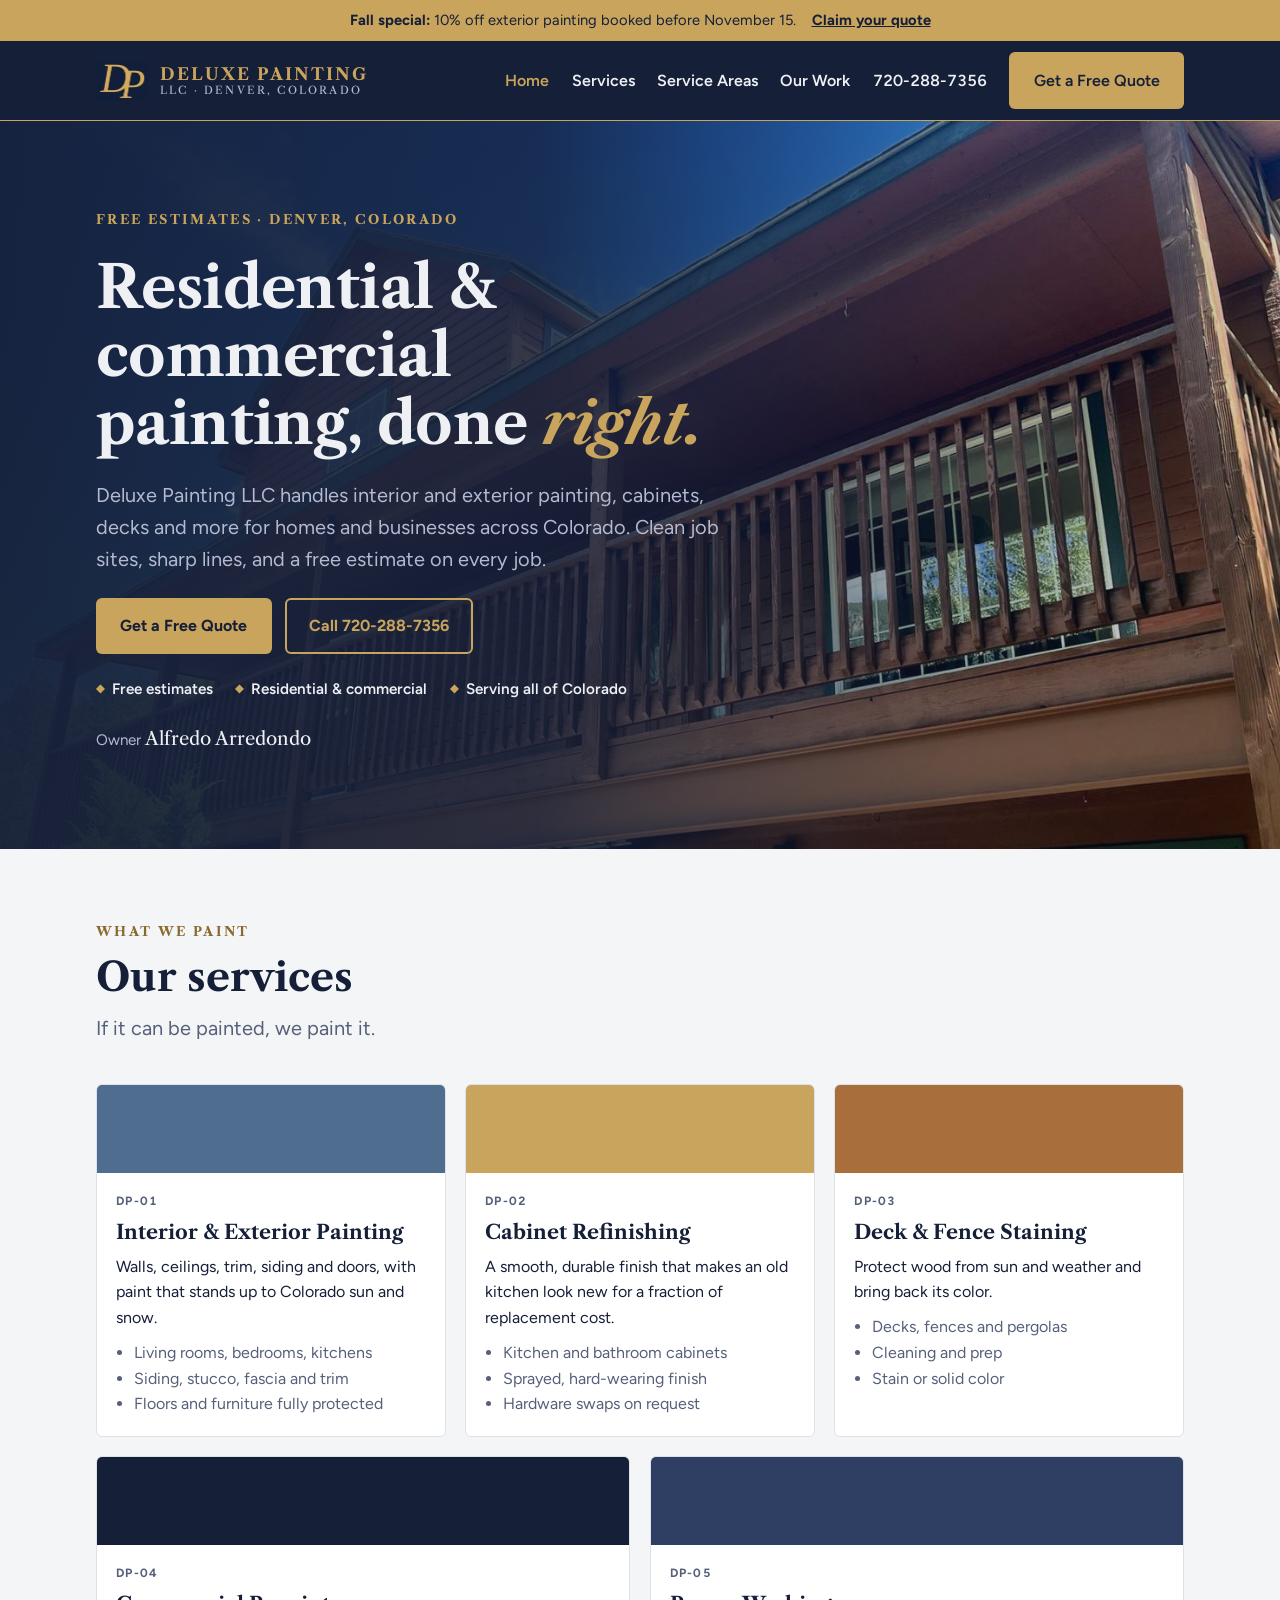
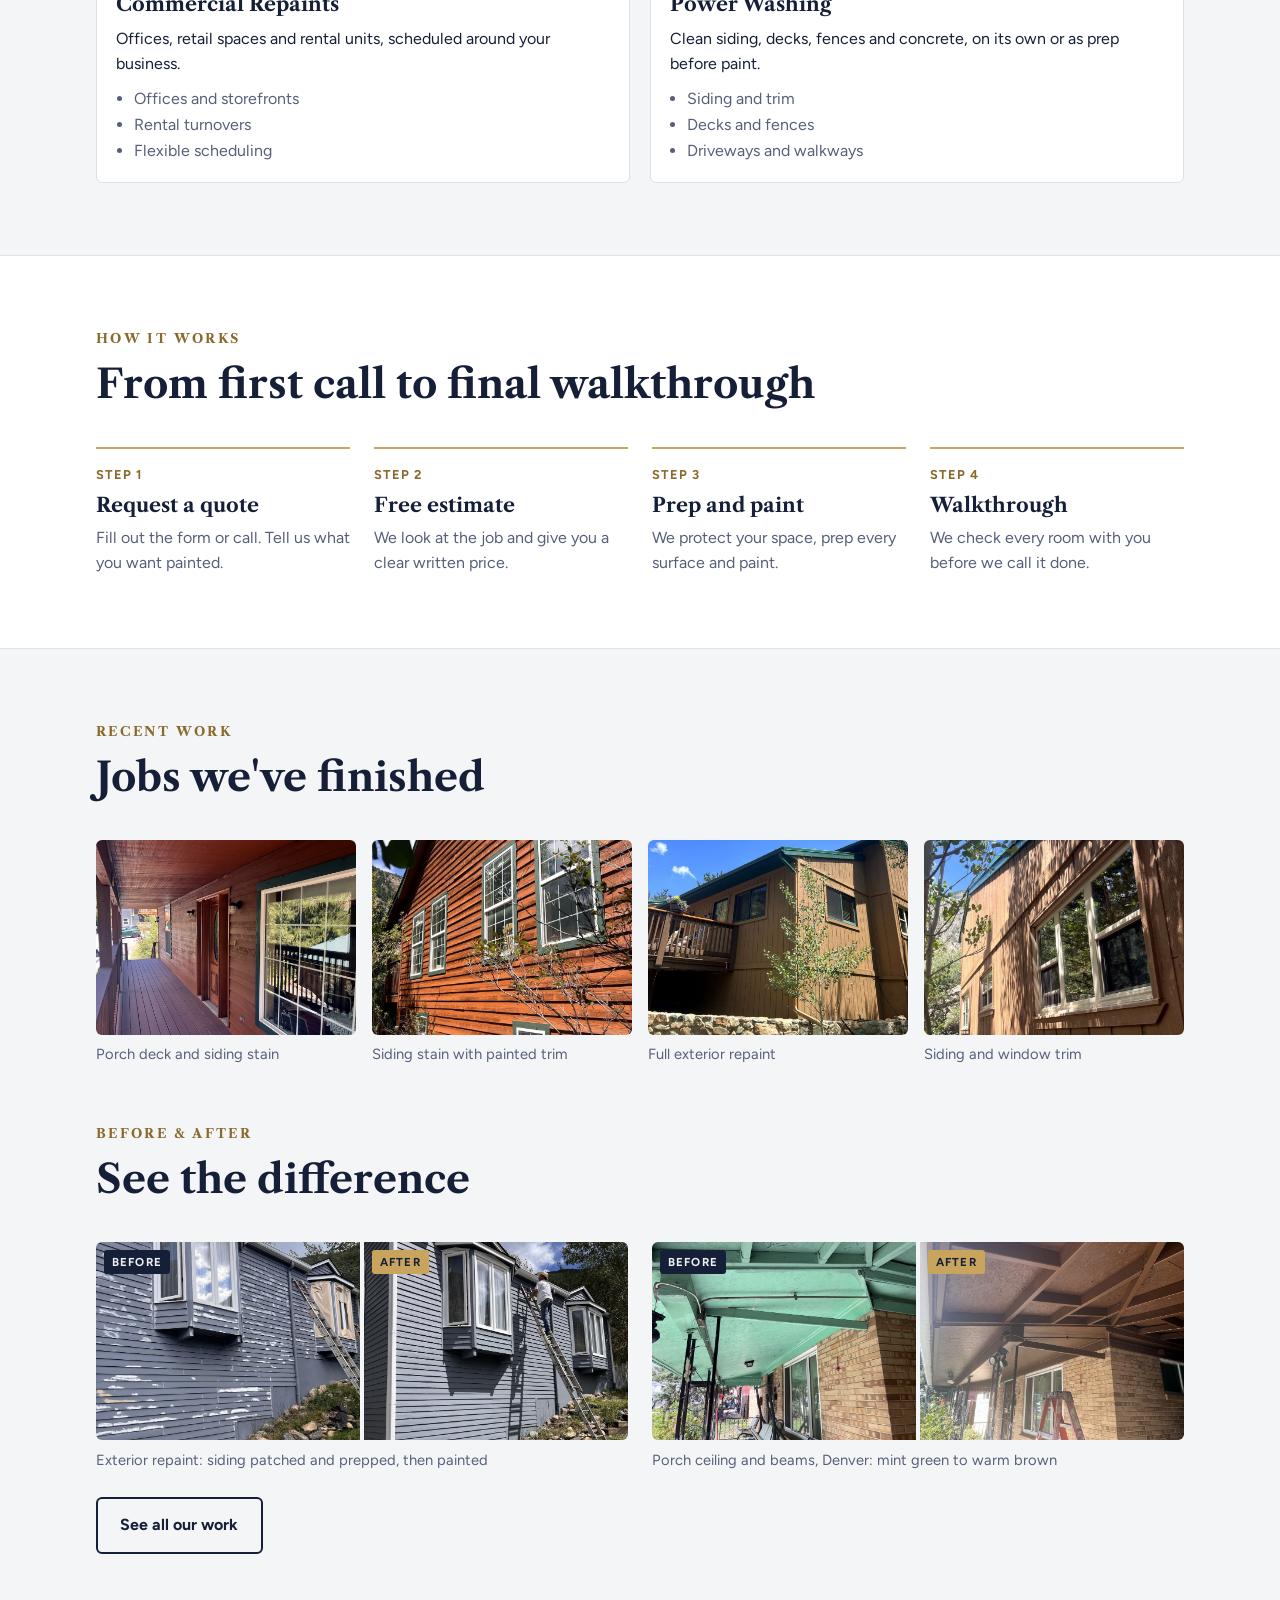
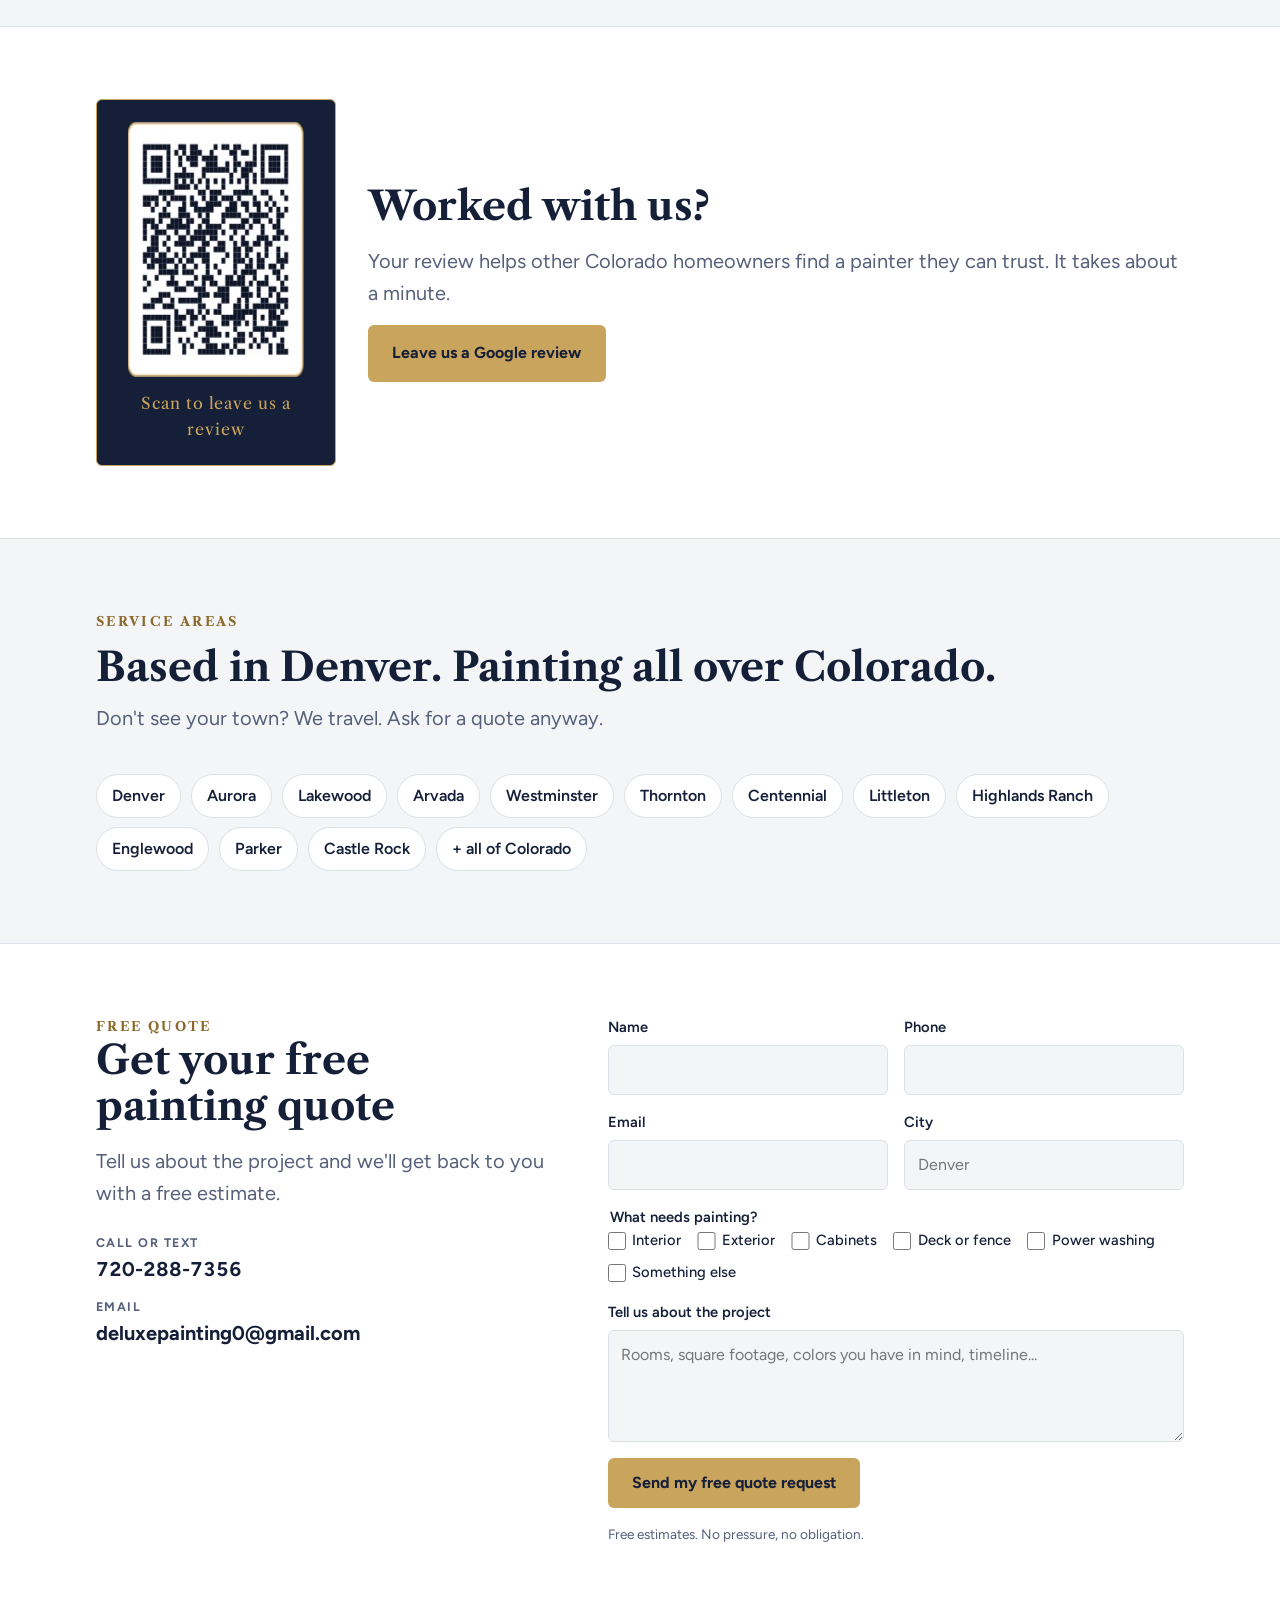
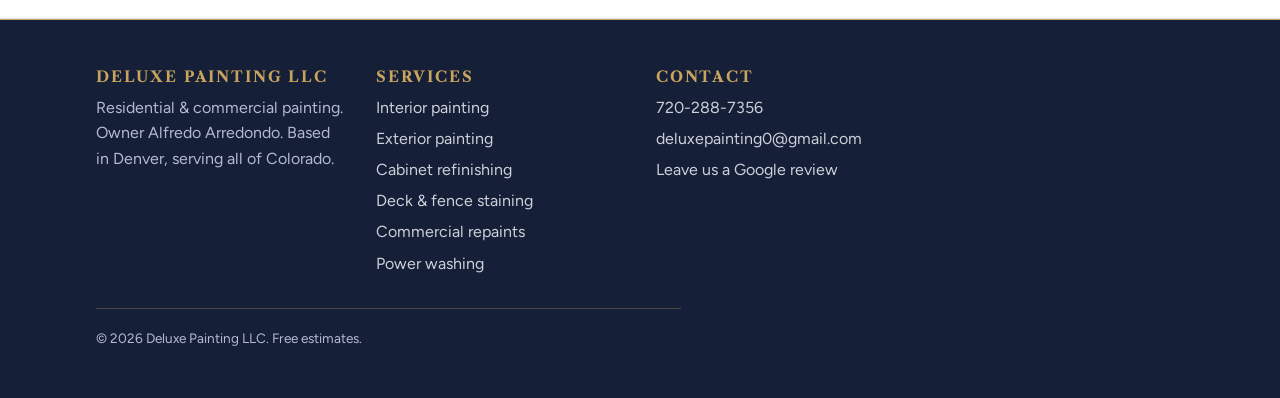
<file: index.html>
<!doctype html>
<html lang="en">
<head>
<meta charset="utf-8">
<meta name="viewport" content="width=device-width, initial-scale=1, viewport-fit=cover">
<title>Deluxe Painting LLC | Denver House Painters</title>
<meta name="description" content="Residential and commercial painting in Denver and across Colorado. Free estimates from Deluxe Painting LLC. Call 720-288-7356.">
<link rel="preconnect" href="https://fonts.googleapis.com">
<link rel="preconnect" href="https://fonts.gstatic.com" crossorigin>
<link rel="stylesheet" href="https://fonts.googleapis.com/css2?family=Libre+Caslon+Text:ital,wght@0,400;0,700;1,400&family=Figtree:wght@400;500;600;700&display=swap">
<link rel="stylesheet" href="styles.css">
<script type="application/ld+json">
{
  "@context": "https://schema.org",
  "@type": "HousePainter",
  "name": "Deluxe Painting LLC",
  "telephone": "720-288-7356",
  "email": "deluxepainting0@gmail.com",
  "address": { "@type": "PostalAddress", "addressLocality": "Denver", "addressRegion": "CO", "addressCountry": "US" },
  "areaServed": { "@type": "State", "name": "Colorado" },
  "founder": "Alfredo Arredondo",
  "description": "Residential and commercial painting in Denver and across Colorado: interior and exterior painting, cabinet refinishing, deck and fence staining, power washing."
}
</script>
</head>
<body>
<div class="promo" id="promo">
  <div class="wrap">
    <span><b>Fall special:</b> 10% off exterior painting booked before November 15.</span>
    <a href="quote.html">Claim your quote</a>
  </div>
</div>
<header class="site-header">
  <div class="wrap">
    <a class="brand" href="index.html">
      <img src="images/dp-monogram.png" alt="Deluxe Painting LLC logo" width="210" height="160">
      <span class="brand-name">Deluxe Painting<small>LLC · Denver, Colorado</small></span>
    </a>
    <button class="menu-toggle" id="menu-toggle" aria-expanded="false" aria-controls="site-nav">Menu</button>
    <nav class="nav" id="site-nav">
      <a href="index.html" aria-current="page">Home</a>
      <a href="services.html">Services</a>
      <a href="areas.html">Service Areas</a>
      <a href="gallery.html">Our Work</a>
      <a class="phone" href="tel:+17202887356">720-288-7356</a>
      <a class="btn btn-primary" href="quote.html">Get a Free Quote</a>
    </nav>
  </div>
</header>
<main>
  <section class="hero hero-photo">
    <div class="wrap">
      <div class="hero-copy">
        <p class="eyebrow">Free estimates · Denver, Colorado</p>
        <h1>Residential &amp; commercial painting, done <em>right.</em></h1>
        <p class="lead">Deluxe Painting LLC handles interior and exterior painting, cabinets, decks and more for homes and businesses across Colorado. Clean job sites, sharp lines, and a free estimate on every job.</p>
        <div class="hero-actions">
          <a class="btn btn-primary" href="quote.html">Get a Free Quote</a>
          <a class="btn btn-ghost" href="tel:+17202887356">Call 720-288-7356</a>
        </div>
        <ul class="trust">
          <li>Free estimates</li>
          <li>Residential &amp; commercial</li>
          <li>Serving all of Colorado</li>
        </ul>
        <p class="owner">Owner <b>Alfredo Arredondo</b></p>
      </div>
    </div>
  </section>

  <section class="section" id="services">
    <div class="wrap">
      <div class="section-head">
        <p class="eyebrow">What we paint</p>
        <h2>Our services</h2>
        <p class="lead">If it can be painted, we paint it.</p>
      </div>
      <div class="chips five">
        <a class="chip" href="services.html#interior">
          <span class="swatch sw-3"></span>
          <span class="chip-body">
            <span class="chip-code">DP-01</span>
            <h3>Interior &amp; Exterior Painting</h3>
            <p>Walls, ceilings, trim, siding and doors, with paint that stands up to Colorado sun and snow.</p>
            <ul><li>Living rooms, bedrooms, kitchens</li><li>Siding, stucco, fascia and trim</li><li>Floors and furniture fully protected</li></ul>
          </span>
        </a>
        <a class="chip" href="services.html#cabinets">
          <span class="swatch sw-2"></span>
          <span class="chip-body">
            <span class="chip-code">DP-02</span>
            <h3>Cabinet Refinishing</h3>
            <p>A smooth, durable finish that makes an old kitchen look new for a fraction of replacement cost.</p>
            <ul><li>Kitchen and bathroom cabinets</li><li>Sprayed, hard-wearing finish</li><li>Hardware swaps on request</li></ul>
          </span>
        </a>
        <a class="chip" href="services.html#decks">
          <span class="swatch sw-5"></span>
          <span class="chip-body">
            <span class="chip-code">DP-03</span>
            <h3>Deck &amp; Fence Staining</h3>
            <p>Protect wood from sun and weather and bring back its color.</p>
            <ul><li>Decks, fences and pergolas</li><li>Cleaning and prep</li><li>Stain or solid color</li></ul>
          </span>
        </a>
        <a class="chip" href="services.html#commercial">
          <span class="swatch sw-1"></span>
          <span class="chip-body">
            <span class="chip-code">DP-04</span>
            <h3>Commercial Repaints</h3>
            <p>Offices, retail spaces and rental units, scheduled around your business.</p>
            <ul><li>Offices and storefronts</li><li>Rental turnovers</li><li>Flexible scheduling</li></ul>
          </span>
        </a>
        <a class="chip" href="services.html#washing">
          <span class="swatch sw-6"></span>
          <span class="chip-body">
            <span class="chip-code">DP-05</span>
            <h3>Power Washing</h3>
            <p>Clean siding, decks, fences and concrete, on its own or as prep before paint.</p>
            <ul><li>Siding and trim</li><li>Decks and fences</li><li>Driveways and walkways</li></ul>
          </span>
        </a>
      </div>
    </div>
  </section>

  <section class="section alt">
    <div class="wrap">
      <div class="section-head">
        <p class="eyebrow">How it works</p>
        <h2>From first call to final walkthrough</h2>
      </div>
      <ol class="steps">
        <li><h3>Request a quote</h3><p>Fill out the form or call. Tell us what you want painted.</p></li>
        <li><h3>Free estimate</h3><p>We look at the job and give you a clear written price.</p></li>
        <li><h3>Prep and paint</h3><p>We protect your space, prep every surface and paint.</p></li>
        <li><h3>Walkthrough</h3><p>We check every room with you before we call it done.</p></li>
      </ol>
    </div>
  </section>

  <section class="section" id="work">
    <div class="wrap">
      <div class="section-head">
        <p class="eyebrow">Recent work</p>
        <h2>Jobs we've finished</h2>
      </div>
      <div class="work-grid">
        <figure class="work"><img src="images/work-porch.jpg" alt="Stained porch deck, railings and siding" loading="lazy"><figcaption>Porch deck and siding stain</figcaption></figure>
        <figure class="work"><img src="images/work-red-side.jpg" alt="Cedar-toned siding with green window trim" loading="lazy"><figcaption>Siding stain with painted trim</figcaption></figure>
        <figure class="work"><img src="images/work-tan-deck.jpg" alt="Tan board and batten home with green trim and deck" loading="lazy"><figcaption>Full exterior repaint</figcaption></figure>
        <figure class="work"><img src="images/work-tan-side.jpg" alt="Tan siding and cream window trim" loading="lazy"><figcaption>Siding and window trim</figcaption></figure>
      </div>
      <div class="section-head" style="margin-top:3.5rem">
        <p class="eyebrow">Before &amp; after</p>
        <h2>See the difference</h2>
      </div>
      <div class="ba-grid">
        <figure class="ba">
          <div class="ba-pair"><div class="ba-shot"><img class="photo" src="images/exterior-prep.jpg" alt="Siding patched and primed" loading="lazy"><span class="ba-tag">Before</span></div><div class="ba-shot"><img class="photo" src="images/exterior-after.jpg" alt="Same siding freshly painted with white trim" loading="lazy"><span class="ba-tag after">After</span></div></div>
          <figcaption>Exterior repaint: siding patched and prepped, then painted</figcaption>
        </figure>
        <figure class="ba">
          <div class="ba-pair"><div class="ba-shot"><img class="photo" src="images/porch-before.jpg" alt="Porch ceiling before, worn mint green" loading="lazy"><span class="ba-tag">Before</span></div><div class="ba-shot"><img class="photo" src="images/porch-after.jpg" alt="Porch ceiling after, painted brown" loading="lazy"><span class="ba-tag after">After</span></div></div>
          <figcaption>Porch ceiling and beams, Denver: mint green to warm brown</figcaption>
        </figure>
      </div>
      <p style="margin-top:1.5rem"><a class="btn btn-ghost" href="gallery.html">See all our work</a></p>
    </div>
  </section>

  <section class="section alt" id="reviews">
    <div class="wrap">
      <div class="review-cta">
      <div class="qr-card">
        <img src="images/review-qr.png" alt="QR code to leave Deluxe Painting a review" width="255" height="255">
        <p>Scan to leave us a review</p>
      </div>
      <div class="review-copy">
        <h2>Worked with us?</h2>
        <p class="lead">Your review helps other Colorado homeowners find a painter they can trust. It takes about a minute.</p>
        <p><a class="btn btn-primary" href="https://g.page/r/CSCr_DFpdUwXEBM/review" target="_blank" rel="noopener">Leave us a Google review</a></p>
      </div>
      </div>
    </div>
  </section>

  <section class="section" id="areas">
    <div class="wrap">
      <div class="section-head">
        <p class="eyebrow">Service areas</p>
        <h2>Based in Denver. Painting all over Colorado.</h2>
        <p class="lead">Don't see your town? We travel. Ask for a quote anyway.</p>
      </div>
      <ul class="areas">
        <li><a href="areas.html#denver">Denver</a></li><li><a href="areas.html#aurora">Aurora</a></li><li><a href="areas.html#lakewood">Lakewood</a></li><li><a href="areas.html#arvada">Arvada</a></li><li><a href="areas.html#westminster">Westminster</a></li><li><a href="areas.html#thornton">Thornton</a></li><li><a href="areas.html#centennial">Centennial</a></li><li><a href="areas.html#littleton">Littleton</a></li><li><a href="areas.html#highlands-ranch">Highlands Ranch</a></li><li><a href="areas.html#englewood">Englewood</a></li><li><a href="areas.html#parker">Parker</a></li><li><a href="areas.html#castle-rock">Castle Rock</a></li>
        <li><a href="areas.html">+ all of Colorado</a></li>
      </ul>
    </div>
  </section>

  <section class="section alt" id="quote">
    <div class="wrap quote-grid">
      <div>
        <p class="eyebrow">Free quote</p>
        <h2>Get your free painting quote</h2>
        <p class="lead" style="margin-top:1rem">Tell us about the project and we'll get back to you with a free estimate.</p>
        <div class="contact-lines">
          <div><span class="label">Call or text</span><span class="value">720-288-7356</span></div>
          <div><span class="label">Email</span><span class="value">deluxepainting0@gmail.com</span></div>
        </div>
      </div>
      <form class="quote" id="quote-form" action="https://formspree.io/f/xkjgakyl" method="POST">
        <input type="hidden" name="_subject" value="New quote request from the website">
        <div class="field"><label for="name">Name</label><input id="name" name="name" autocomplete="name" required></div>
        <div class="field"><label for="phone">Phone</label><input id="phone" name="phone" type="tel" autocomplete="tel" required></div>
        <div class="field"><label for="email">Email</label><input id="email" name="email" type="email" autocomplete="email"></div>
        <div class="field"><label for="city">City</label><input id="city" name="city" autocomplete="address-level2" placeholder="Denver"></div>
        <fieldset class="field full">
          <legend>What needs painting?</legend>
          <div class="checks">
            <label><input type="checkbox" id="svc-int" name="service" value="Interior"> Interior</label>
            <label><input type="checkbox" id="svc-ext" name="service" value="Exterior"> Exterior</label>
            <label><input type="checkbox" id="svc-cab" name="service" value="Cabinets"> Cabinets</label>
            <label><input type="checkbox" id="svc-deck" name="service" value="Deck or fence"> Deck or fence</label>
            <label><input type="checkbox" id="svc-wash" name="service" value="Power washing"> Power washing</label>
            <label><input type="checkbox" id="svc-other" name="service" value="Other"> Something else</label>
          </div>
        </fieldset>
        <div class="field full"><label for="details">Tell us about the project</label><textarea id="details" name="details" placeholder="Rooms, square footage, colors you have in mind, timeline..."></textarea></div>
        <div class="full"><button class="btn btn-primary" type="submit">Send my free quote request</button></div>
        <p class="form-note full">Free estimates. No pressure, no obligation.</p>
        <p class="form-status full" id="form-status" hidden></p>
      </form>
    </div>
  </section>
</main>
<footer class="site-footer">
  <div class="wrap">
    <div>
      <h3>Deluxe Painting LLC</h3>
      <p>Residential &amp; commercial painting. Owner Alfredo Arredondo. Based in Denver, serving all of Colorado.</p>
    </div>
    <div>
      <h3>Services</h3>
      <ul>
        <li><a href="services.html#interior">Interior painting</a></li>
        <li><a href="services.html#interior">Exterior painting</a></li>
        <li><a href="services.html#cabinets">Cabinet refinishing</a></li>
        <li><a href="services.html#decks">Deck &amp; fence staining</a></li>
        <li><a href="services.html#commercial">Commercial repaints</a></li>
        <li><a href="services.html#washing">Power washing</a></li>
      </ul>
    </div>
    <div>
      <h3>Contact</h3>
      <ul>
        <li><a href="tel:+17202887356">720-288-7356</a></li>
        <li><a href="mailto:deluxepainting0@gmail.com">deluxepainting0@gmail.com</a></li>
        <li><a href="https://g.page/r/CSCr_DFpdUwXEBM/review" target="_blank" rel="noopener">Leave us a Google review</a></li>
      </ul>
    </div>
    <p class="fine">© <span id="year">2026</span> Deluxe Painting LLC. Free estimates.</p>
  </div>
</footer>
<div class="call-bar">
  <a class="btn btn-ghost" href="tel:+17202887356">Call now</a>
  <a class="btn btn-primary" href="quote.html">Free Quote</a>
</div>
<script>
  var t = document.getElementById('menu-toggle'), n = document.getElementById('site-nav');
  t.addEventListener('click', function () {
    var open = n.classList.toggle('open');
    t.setAttribute('aria-expanded', open ? 'true' : 'false');
  });
  document.getElementById('year').textContent = new Date().getFullYear();
  var f = document.getElementById('quote-form');
  if (f && f.getAttribute('action')) f.addEventListener('submit', function (e) {
    e.preventDefault();
    var s = document.getElementById('form-status'), b = f.querySelector('button[type=submit]');
    var d = {};
    new FormData(f).forEach(function (v, k) { d[k] = d[k] ? d[k] + ', ' + v : v; });
    b.disabled = true; s.hidden = false; s.textContent = 'Sending...';
    fetch(f.action, { method: 'POST', headers: { 'Accept': 'application/json', 'Content-Type': 'application/json' }, body: JSON.stringify(d) })
      .then(function (r) {
        if (!r.ok) throw 0;
        f.reset();
        s.textContent = 'Thanks! Your request was sent. We will call you soon to set up your free estimate.';
      })
      .catch(function () { s.textContent = 'Sorry, that did not go through. Please call us at 720-288-7356.'; })
      .finally(function () { b.disabled = false; });
  });
</script>
</body>
</html>
</file>
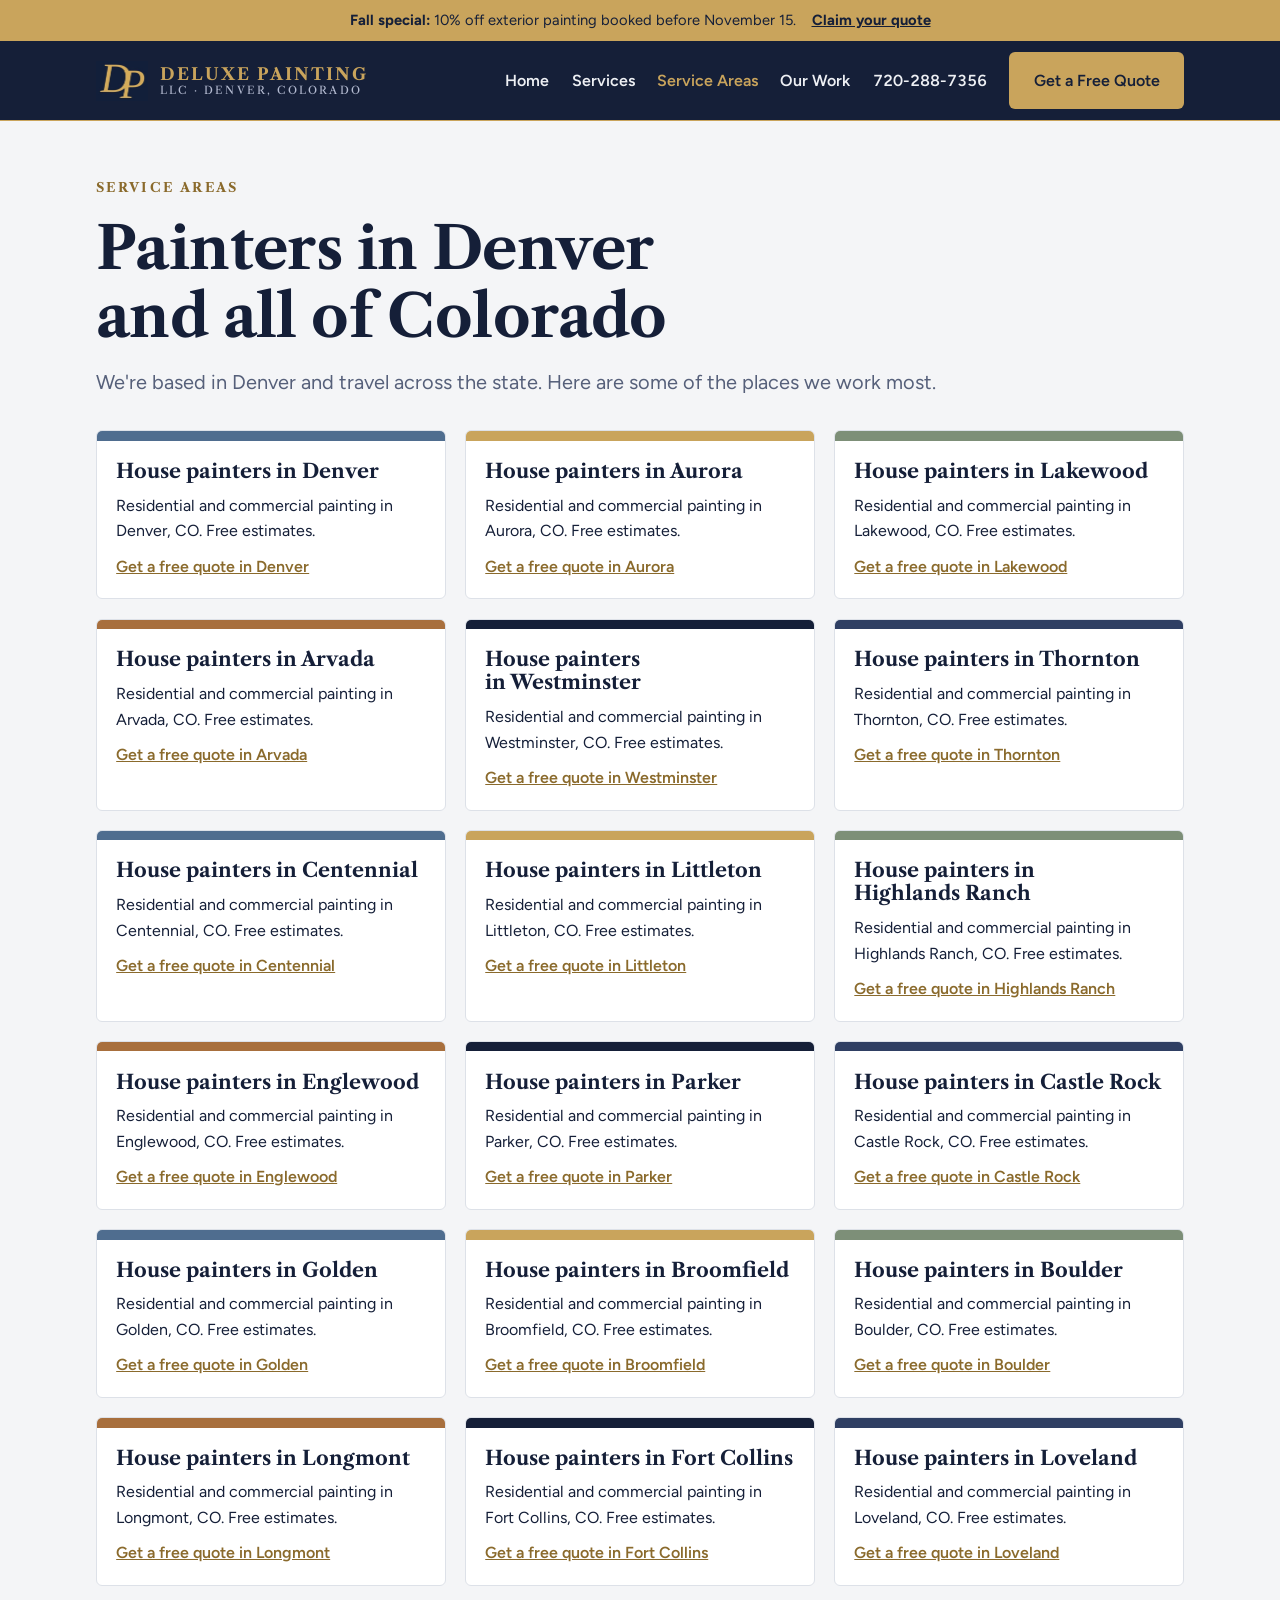
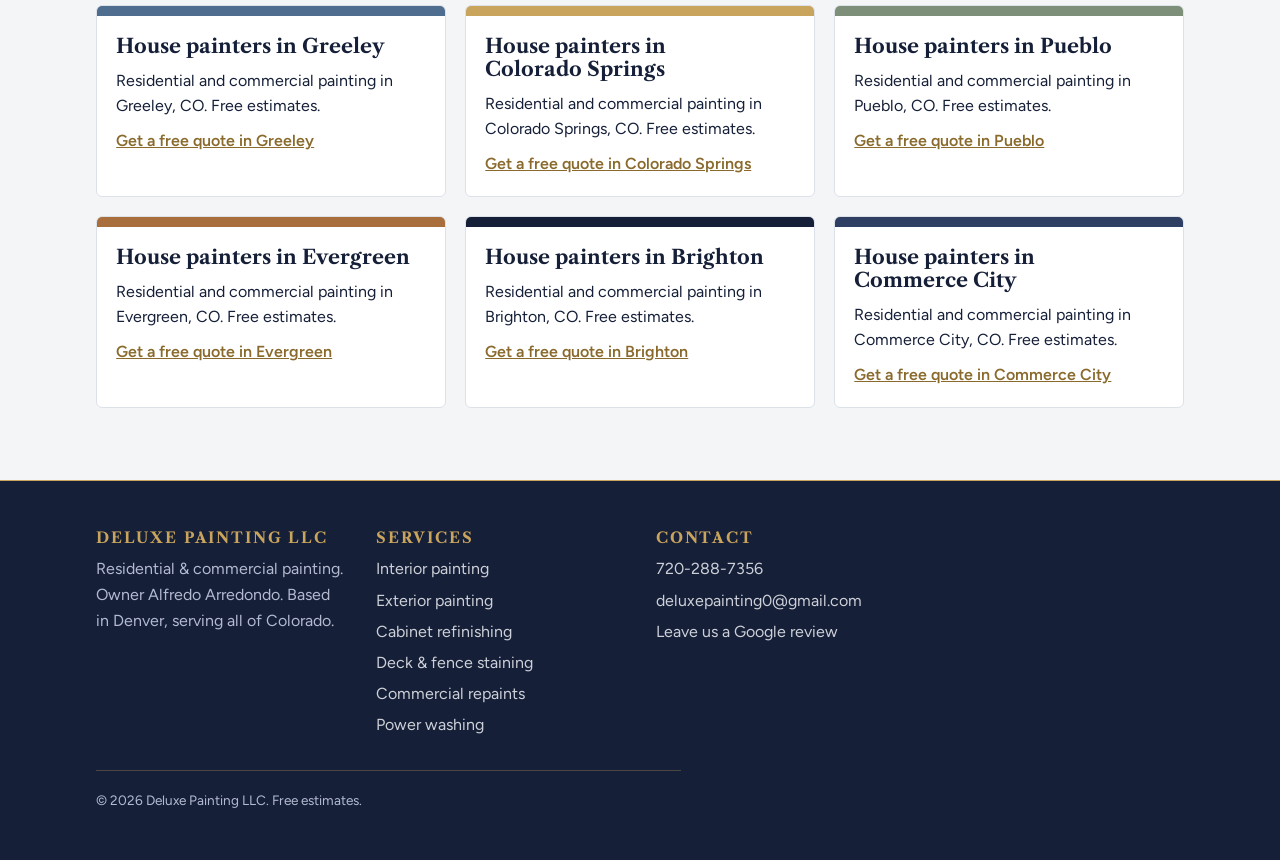
<file: areas.html>
<!doctype html>
<html lang="en">
<head>
<meta charset="utf-8">
<meta name="viewport" content="width=device-width, initial-scale=1, viewport-fit=cover">
<title>Service Areas | Deluxe Painting LLC</title>
<meta name="description" content="Deluxe Painting LLC is based in Denver and paints homes and businesses across Colorado.">
<link rel="preconnect" href="https://fonts.googleapis.com">
<link rel="preconnect" href="https://fonts.gstatic.com" crossorigin>
<link rel="stylesheet" href="https://fonts.googleapis.com/css2?family=Libre+Caslon+Text:ital,wght@0,400;0,700;1,400&family=Figtree:wght@400;500;600;700&display=swap">
<link rel="stylesheet" href="styles.css">
<script type="application/ld+json">
{
  "@context": "https://schema.org",
  "@type": "HousePainter",
  "name": "Deluxe Painting LLC",
  "telephone": "720-288-7356",
  "email": "deluxepainting0@gmail.com",
  "address": { "@type": "PostalAddress", "addressLocality": "Denver", "addressRegion": "CO", "addressCountry": "US" },
  "areaServed": { "@type": "State", "name": "Colorado" },
  "founder": "Alfredo Arredondo",
  "description": "Residential and commercial painting in Denver and across Colorado: interior and exterior painting, cabinet refinishing, deck and fence staining, power washing."
}
</script>
</head>
<body>
<div class="promo" id="promo">
  <div class="wrap">
    <span><b>Fall special:</b> 10% off exterior painting booked before November 15.</span>
    <a href="quote.html">Claim your quote</a>
  </div>
</div>
<header class="site-header">
  <div class="wrap">
    <a class="brand" href="index.html">
      <img src="images/dp-monogram.png" alt="Deluxe Painting LLC logo" width="210" height="160">
      <span class="brand-name">Deluxe Painting<small>LLC · Denver, Colorado</small></span>
    </a>
    <button class="menu-toggle" id="menu-toggle" aria-expanded="false" aria-controls="site-nav">Menu</button>
    <nav class="nav" id="site-nav">
      <a href="index.html">Home</a>
      <a href="services.html">Services</a>
      <a href="areas.html" aria-current="page">Service Areas</a>
      <a href="gallery.html">Our Work</a>
      <a class="phone" href="tel:+17202887356">720-288-7356</a>
      <a class="btn btn-primary" href="quote.html">Get a Free Quote</a>
    </nav>
  </div>
</header>
<main>
  <div class="wrap page-head">
    <p class="eyebrow">Service areas</p>
    <h1>Painters in Denver and all of Colorado</h1>
    <p class="lead">We're based in Denver and travel across the state. Here are some of the places we work most.</p>
  </div>
  <section class="section" style="padding-top:0">
    <div class="wrap">
      <div class="chips">
        <div class="chip" id="denver"><span class="swatch sw-3" style="height:0.6rem"></span><span class="chip-body"><h3>House painters in Denver</h3><p>Residential and commercial painting in Denver, CO. Free estimates.</p><a href="quote.html">Get a free quote in Denver</a></span></div>
        <div class="chip" id="aurora"><span class="swatch sw-2" style="height:0.6rem"></span><span class="chip-body"><h3>House painters in Aurora</h3><p>Residential and commercial painting in Aurora, CO. Free estimates.</p><a href="quote.html">Get a free quote in Aurora</a></span></div>
        <div class="chip" id="lakewood"><span class="swatch sw-4" style="height:0.6rem"></span><span class="chip-body"><h3>House painters in Lakewood</h3><p>Residential and commercial painting in Lakewood, CO. Free estimates.</p><a href="quote.html">Get a free quote in Lakewood</a></span></div>
        <div class="chip" id="arvada"><span class="swatch sw-5" style="height:0.6rem"></span><span class="chip-body"><h3>House painters in Arvada</h3><p>Residential and commercial painting in Arvada, CO. Free estimates.</p><a href="quote.html">Get a free quote in Arvada</a></span></div>
        <div class="chip" id="westminster"><span class="swatch sw-1" style="height:0.6rem"></span><span class="chip-body"><h3>House painters in Westminster</h3><p>Residential and commercial painting in Westminster, CO. Free estimates.</p><a href="quote.html">Get a free quote in Westminster</a></span></div>
        <div class="chip" id="thornton"><span class="swatch sw-6" style="height:0.6rem"></span><span class="chip-body"><h3>House painters in Thornton</h3><p>Residential and commercial painting in Thornton, CO. Free estimates.</p><a href="quote.html">Get a free quote in Thornton</a></span></div>
        <div class="chip" id="centennial"><span class="swatch sw-3" style="height:0.6rem"></span><span class="chip-body"><h3>House painters in Centennial</h3><p>Residential and commercial painting in Centennial, CO. Free estimates.</p><a href="quote.html">Get a free quote in Centennial</a></span></div>
        <div class="chip" id="littleton"><span class="swatch sw-2" style="height:0.6rem"></span><span class="chip-body"><h3>House painters in Littleton</h3><p>Residential and commercial painting in Littleton, CO. Free estimates.</p><a href="quote.html">Get a free quote in Littleton</a></span></div>
        <div class="chip" id="highlands-ranch"><span class="swatch sw-4" style="height:0.6rem"></span><span class="chip-body"><h3>House painters in Highlands Ranch</h3><p>Residential and commercial painting in Highlands Ranch, CO. Free estimates.</p><a href="quote.html">Get a free quote in Highlands Ranch</a></span></div>
        <div class="chip" id="englewood"><span class="swatch sw-5" style="height:0.6rem"></span><span class="chip-body"><h3>House painters in Englewood</h3><p>Residential and commercial painting in Englewood, CO. Free estimates.</p><a href="quote.html">Get a free quote in Englewood</a></span></div>
        <div class="chip" id="parker"><span class="swatch sw-1" style="height:0.6rem"></span><span class="chip-body"><h3>House painters in Parker</h3><p>Residential and commercial painting in Parker, CO. Free estimates.</p><a href="quote.html">Get a free quote in Parker</a></span></div>
        <div class="chip" id="castle-rock"><span class="swatch sw-6" style="height:0.6rem"></span><span class="chip-body"><h3>House painters in Castle Rock</h3><p>Residential and commercial painting in Castle Rock, CO. Free estimates.</p><a href="quote.html">Get a free quote in Castle Rock</a></span></div>
        <div class="chip" id="golden"><span class="swatch sw-3" style="height:0.6rem"></span><span class="chip-body"><h3>House painters in Golden</h3><p>Residential and commercial painting in Golden, CO. Free estimates.</p><a href="quote.html">Get a free quote in Golden</a></span></div>
        <div class="chip" id="broomfield"><span class="swatch sw-2" style="height:0.6rem"></span><span class="chip-body"><h3>House painters in Broomfield</h3><p>Residential and commercial painting in Broomfield, CO. Free estimates.</p><a href="quote.html">Get a free quote in Broomfield</a></span></div>
        <div class="chip" id="boulder"><span class="swatch sw-4" style="height:0.6rem"></span><span class="chip-body"><h3>House painters in Boulder</h3><p>Residential and commercial painting in Boulder, CO. Free estimates.</p><a href="quote.html">Get a free quote in Boulder</a></span></div>
        <div class="chip" id="longmont"><span class="swatch sw-5" style="height:0.6rem"></span><span class="chip-body"><h3>House painters in Longmont</h3><p>Residential and commercial painting in Longmont, CO. Free estimates.</p><a href="quote.html">Get a free quote in Longmont</a></span></div>
        <div class="chip" id="fort-collins"><span class="swatch sw-1" style="height:0.6rem"></span><span class="chip-body"><h3>House painters in Fort Collins</h3><p>Residential and commercial painting in Fort Collins, CO. Free estimates.</p><a href="quote.html">Get a free quote in Fort Collins</a></span></div>
        <div class="chip" id="loveland"><span class="swatch sw-6" style="height:0.6rem"></span><span class="chip-body"><h3>House painters in Loveland</h3><p>Residential and commercial painting in Loveland, CO. Free estimates.</p><a href="quote.html">Get a free quote in Loveland</a></span></div>
        <div class="chip" id="greeley"><span class="swatch sw-3" style="height:0.6rem"></span><span class="chip-body"><h3>House painters in Greeley</h3><p>Residential and commercial painting in Greeley, CO. Free estimates.</p><a href="quote.html">Get a free quote in Greeley</a></span></div>
        <div class="chip" id="colorado-springs"><span class="swatch sw-2" style="height:0.6rem"></span><span class="chip-body"><h3>House painters in Colorado Springs</h3><p>Residential and commercial painting in Colorado Springs, CO. Free estimates.</p><a href="quote.html">Get a free quote in Colorado Springs</a></span></div>
        <div class="chip" id="pueblo"><span class="swatch sw-4" style="height:0.6rem"></span><span class="chip-body"><h3>House painters in Pueblo</h3><p>Residential and commercial painting in Pueblo, CO. Free estimates.</p><a href="quote.html">Get a free quote in Pueblo</a></span></div>
        <div class="chip" id="evergreen"><span class="swatch sw-5" style="height:0.6rem"></span><span class="chip-body"><h3>House painters in Evergreen</h3><p>Residential and commercial painting in Evergreen, CO. Free estimates.</p><a href="quote.html">Get a free quote in Evergreen</a></span></div>
        <div class="chip" id="brighton"><span class="swatch sw-1" style="height:0.6rem"></span><span class="chip-body"><h3>House painters in Brighton</h3><p>Residential and commercial painting in Brighton, CO. Free estimates.</p><a href="quote.html">Get a free quote in Brighton</a></span></div>
        <div class="chip" id="commerce-city"><span class="swatch sw-6" style="height:0.6rem"></span><span class="chip-body"><h3>House painters in Commerce City</h3><p>Residential and commercial painting in Commerce City, CO. Free estimates.</p><a href="quote.html">Get a free quote in Commerce City</a></span></div>
      </div>
    </div>
  </section>
</main>
<footer class="site-footer">
  <div class="wrap">
    <div>
      <h3>Deluxe Painting LLC</h3>
      <p>Residential &amp; commercial painting. Owner Alfredo Arredondo. Based in Denver, serving all of Colorado.</p>
    </div>
    <div>
      <h3>Services</h3>
      <ul>
        <li><a href="services.html#interior">Interior painting</a></li>
        <li><a href="services.html#interior">Exterior painting</a></li>
        <li><a href="services.html#cabinets">Cabinet refinishing</a></li>
        <li><a href="services.html#decks">Deck &amp; fence staining</a></li>
        <li><a href="services.html#commercial">Commercial repaints</a></li>
        <li><a href="services.html#washing">Power washing</a></li>
      </ul>
    </div>
    <div>
      <h3>Contact</h3>
      <ul>
        <li><a href="tel:+17202887356">720-288-7356</a></li>
        <li><a href="mailto:deluxepainting0@gmail.com">deluxepainting0@gmail.com</a></li>
        <li><a href="https://g.page/r/CSCr_DFpdUwXEBM/review" target="_blank" rel="noopener">Leave us a Google review</a></li>
      </ul>
    </div>
    <p class="fine">© <span id="year">2026</span> Deluxe Painting LLC. Free estimates.</p>
  </div>
</footer>
<div class="call-bar">
  <a class="btn btn-ghost" href="tel:+17202887356">Call now</a>
  <a class="btn btn-primary" href="quote.html">Free Quote</a>
</div>
<script>
  var t = document.getElementById('menu-toggle'), n = document.getElementById('site-nav');
  t.addEventListener('click', function () {
    var open = n.classList.toggle('open');
    t.setAttribute('aria-expanded', open ? 'true' : 'false');
  });
  document.getElementById('year').textContent = new Date().getFullYear();
  var f = document.getElementById('quote-form');
  if (f && f.getAttribute('action')) f.addEventListener('submit', function (e) {
    e.preventDefault();
    var s = document.getElementById('form-status'), b = f.querySelector('button[type=submit]');
    var d = {};
    new FormData(f).forEach(function (v, k) { d[k] = d[k] ? d[k] + ', ' + v : v; });
    b.disabled = true; s.hidden = false; s.textContent = 'Sending...';
    fetch(f.action, { method: 'POST', headers: { 'Accept': 'application/json', 'Content-Type': 'application/json' }, body: JSON.stringify(d) })
      .then(function (r) {
        if (!r.ok) throw 0;
        f.reset();
        s.textContent = 'Thanks! Your request was sent. We will call you soon to set up your free estimate.';
      })
      .catch(function () { s.textContent = 'Sorry, that did not go through. Please call us at 720-288-7356.'; })
      .finally(function () { b.disabled = false; });
  });
</script>
</body>
</html>
</file>
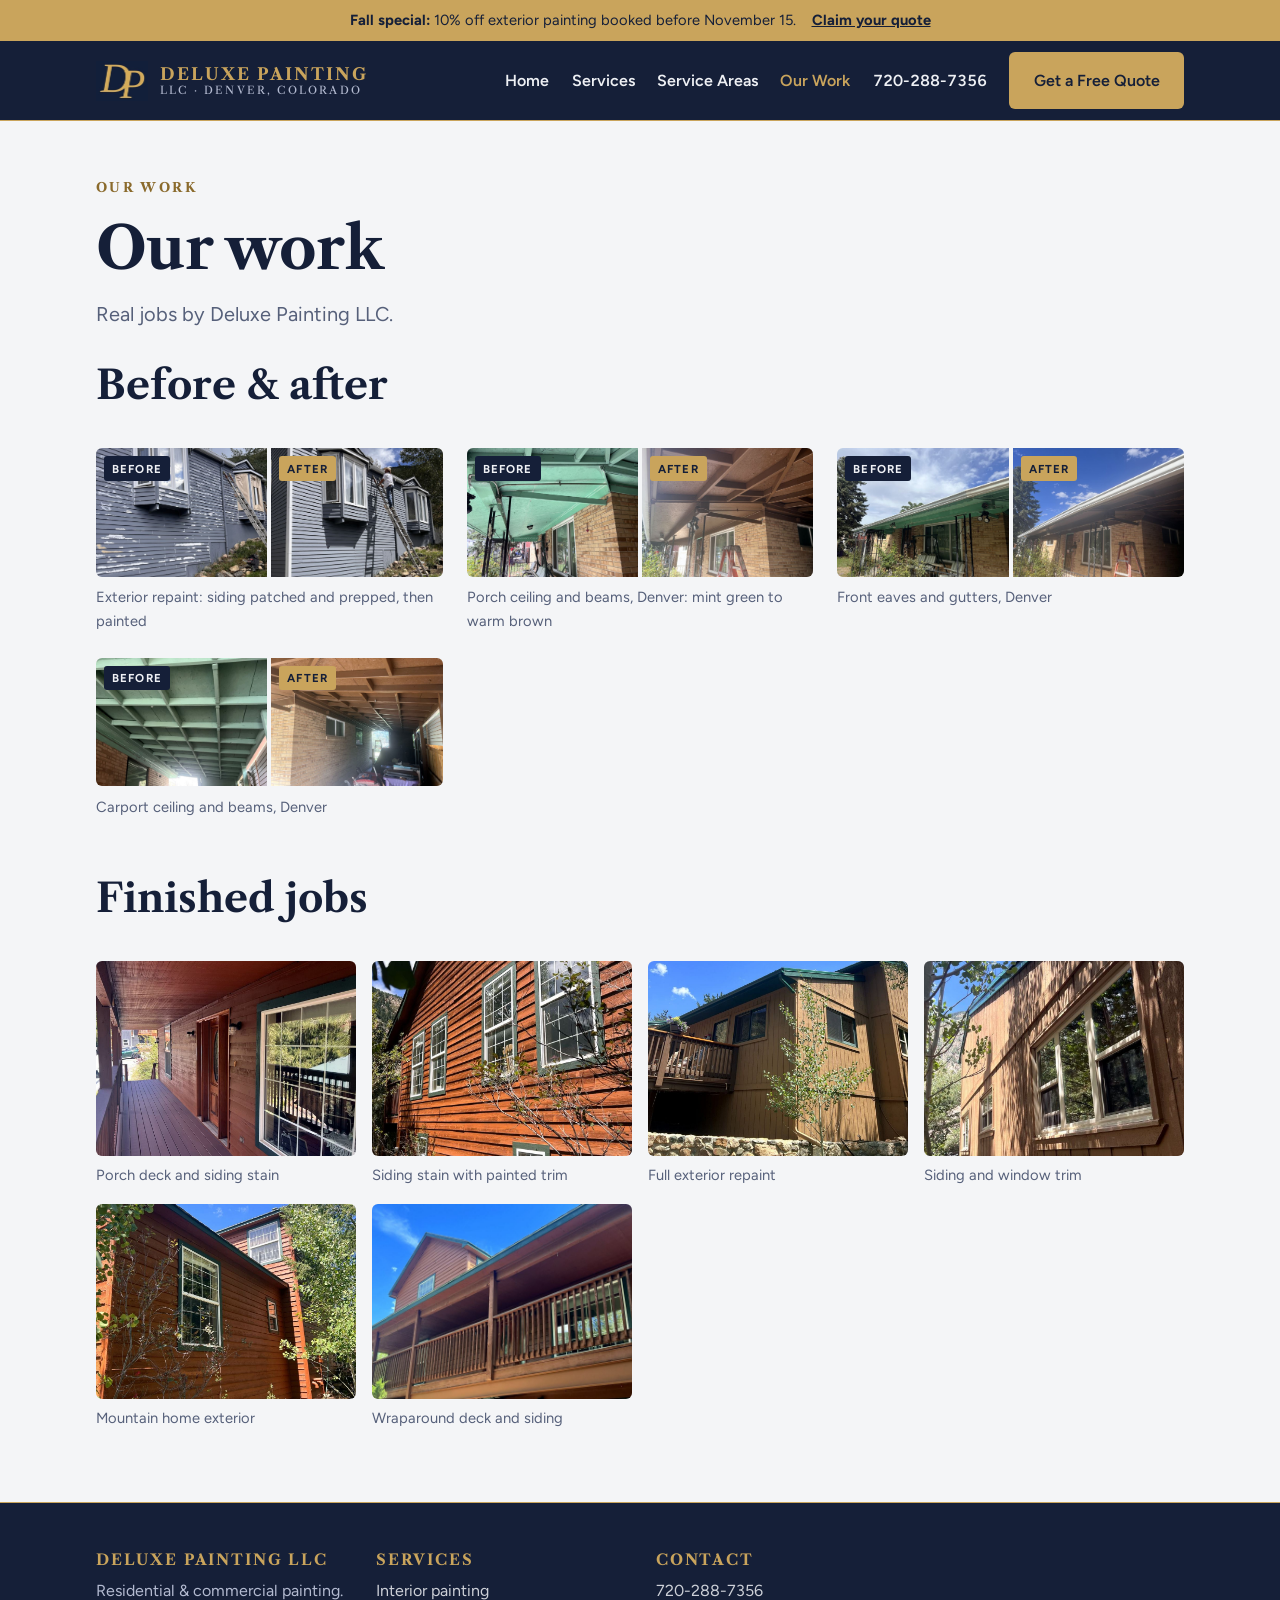
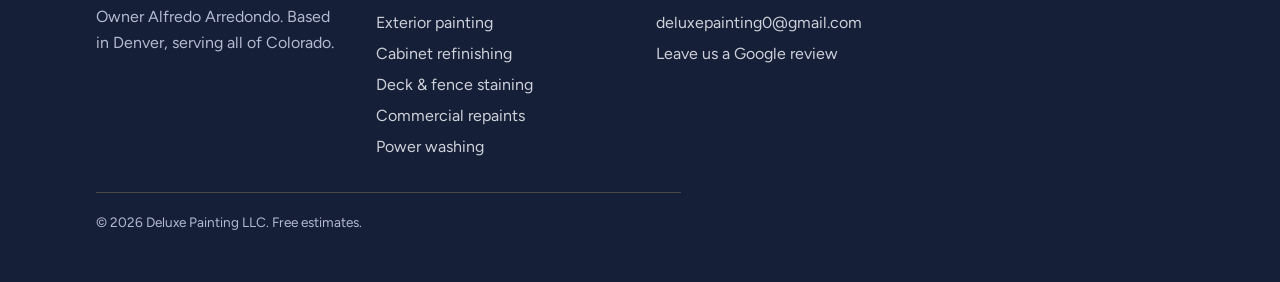
<file: gallery.html>
<!doctype html>
<html lang="en">
<head>
<meta charset="utf-8">
<meta name="viewport" content="width=device-width, initial-scale=1, viewport-fit=cover">
<title>Our Work | Deluxe Painting LLC</title>
<meta name="description" content="Before and after photos of interior, exterior and cabinet painting projects by Deluxe Painting LLC.">
<link rel="preconnect" href="https://fonts.googleapis.com">
<link rel="preconnect" href="https://fonts.gstatic.com" crossorigin>
<link rel="stylesheet" href="https://fonts.googleapis.com/css2?family=Libre+Caslon+Text:ital,wght@0,400;0,700;1,400&family=Figtree:wght@400;500;600;700&display=swap">
<link rel="stylesheet" href="styles.css">
<script type="application/ld+json">
{
  "@context": "https://schema.org",
  "@type": "HousePainter",
  "name": "Deluxe Painting LLC",
  "telephone": "720-288-7356",
  "email": "deluxepainting0@gmail.com",
  "address": { "@type": "PostalAddress", "addressLocality": "Denver", "addressRegion": "CO", "addressCountry": "US" },
  "areaServed": { "@type": "State", "name": "Colorado" },
  "founder": "Alfredo Arredondo",
  "description": "Residential and commercial painting in Denver and across Colorado: interior and exterior painting, cabinet refinishing, deck and fence staining, power washing."
}
</script>
</head>
<body>
<div class="promo" id="promo">
  <div class="wrap">
    <span><b>Fall special:</b> 10% off exterior painting booked before November 15.</span>
    <a href="quote.html">Claim your quote</a>
  </div>
</div>
<header class="site-header">
  <div class="wrap">
    <a class="brand" href="index.html">
      <img src="images/dp-monogram.png" alt="Deluxe Painting LLC logo" width="210" height="160">
      <span class="brand-name">Deluxe Painting<small>LLC · Denver, Colorado</small></span>
    </a>
    <button class="menu-toggle" id="menu-toggle" aria-expanded="false" aria-controls="site-nav">Menu</button>
    <nav class="nav" id="site-nav">
      <a href="index.html">Home</a>
      <a href="services.html">Services</a>
      <a href="areas.html">Service Areas</a>
      <a href="gallery.html" aria-current="page">Our Work</a>
      <a class="phone" href="tel:+17202887356">720-288-7356</a>
      <a class="btn btn-primary" href="quote.html">Get a Free Quote</a>
    </nav>
  </div>
</header>
<main>
  <div class="wrap page-head">
    <p class="eyebrow">Our work</p>
    <h1>Our work</h1>
    <p class="lead">Real jobs by Deluxe Painting LLC.</p>
  </div>
  <section class="section" style="padding-top:0">
    <div class="wrap">
      <div class="section-head"><h2>Before &amp; after</h2></div>
      <div class="ba-grid">
        <figure class="ba">
          <div class="ba-pair"><div class="ba-shot"><img class="photo" src="images/exterior-prep.jpg" alt="Siding patched and primed" loading="lazy"><span class="ba-tag">Before</span></div><div class="ba-shot"><img class="photo" src="images/exterior-after.jpg" alt="Same siding freshly painted with white trim" loading="lazy"><span class="ba-tag after">After</span></div></div>
          <figcaption>Exterior repaint: siding patched and prepped, then painted</figcaption>
        </figure>
        <figure class="ba">
          <div class="ba-pair"><div class="ba-shot"><img class="photo" src="images/porch-before.jpg" alt="Porch ceiling before, worn mint green" loading="lazy"><span class="ba-tag">Before</span></div><div class="ba-shot"><img class="photo" src="images/porch-after.jpg" alt="Porch ceiling after, painted brown" loading="lazy"><span class="ba-tag after">After</span></div></div>
          <figcaption>Porch ceiling and beams, Denver: mint green to warm brown</figcaption>
        </figure>
        <figure class="ba">
          <div class="ba-pair"><div class="ba-shot"><img class="photo" src="images/eaves-before.jpg" alt="Front eaves before" loading="lazy"><span class="ba-tag">Before</span></div><div class="ba-shot"><img class="photo" src="images/eaves-after.jpg" alt="Front eaves after, repainted with white gutters" loading="lazy"><span class="ba-tag after">After</span></div></div>
          <figcaption>Front eaves and gutters, Denver</figcaption>
        </figure>
        <figure class="ba">
          <div class="ba-pair"><div class="ba-shot"><img class="photo" src="images/carport-before.jpg" alt="Carport ceiling before" loading="lazy"><span class="ba-tag">Before</span></div><div class="ba-shot"><img class="photo" src="images/carport-after.jpg" alt="Carport ceiling after" loading="lazy"><span class="ba-tag after">After</span></div></div>
          <figcaption>Carport ceiling and beams, Denver</figcaption>
        </figure>
      </div>
      <div class="section-head" style="margin-top:3.5rem"><h2>Finished jobs</h2></div>
      <div class="work-grid">
        <figure class="work"><img src="images/work-porch.jpg" alt="Stained porch deck, railings and siding" loading="lazy"><figcaption>Porch deck and siding stain</figcaption></figure>
        <figure class="work"><img src="images/work-red-side.jpg" alt="Cedar-toned siding with green window trim" loading="lazy"><figcaption>Siding stain with painted trim</figcaption></figure>
        <figure class="work"><img src="images/work-tan-deck.jpg" alt="Tan board and batten home with green trim and deck" loading="lazy"><figcaption>Full exterior repaint</figcaption></figure>
        <figure class="work"><img src="images/work-tan-side.jpg" alt="Tan siding and cream window trim" loading="lazy"><figcaption>Siding and window trim</figcaption></figure>
        <figure class="work"><img src="images/work-red-corner.jpg" alt="Stained siding and trim on a mountain home" loading="lazy"><figcaption>Mountain home exterior</figcaption></figure>
        <figure class="work"><img src="images/hero-cabin.jpg" alt="Two-story home with stained wraparound deck" loading="lazy"><figcaption>Wraparound deck and siding</figcaption></figure>
      </div>
    </div>
  </section>
</main>
<footer class="site-footer">
  <div class="wrap">
    <div>
      <h3>Deluxe Painting LLC</h3>
      <p>Residential &amp; commercial painting. Owner Alfredo Arredondo. Based in Denver, serving all of Colorado.</p>
    </div>
    <div>
      <h3>Services</h3>
      <ul>
        <li><a href="services.html#interior">Interior painting</a></li>
        <li><a href="services.html#interior">Exterior painting</a></li>
        <li><a href="services.html#cabinets">Cabinet refinishing</a></li>
        <li><a href="services.html#decks">Deck &amp; fence staining</a></li>
        <li><a href="services.html#commercial">Commercial repaints</a></li>
        <li><a href="services.html#washing">Power washing</a></li>
      </ul>
    </div>
    <div>
      <h3>Contact</h3>
      <ul>
        <li><a href="tel:+17202887356">720-288-7356</a></li>
        <li><a href="mailto:deluxepainting0@gmail.com">deluxepainting0@gmail.com</a></li>
        <li><a href="https://g.page/r/CSCr_DFpdUwXEBM/review" target="_blank" rel="noopener">Leave us a Google review</a></li>
      </ul>
    </div>
    <p class="fine">© <span id="year">2026</span> Deluxe Painting LLC. Free estimates.</p>
  </div>
</footer>
<div class="call-bar">
  <a class="btn btn-ghost" href="tel:+17202887356">Call now</a>
  <a class="btn btn-primary" href="quote.html">Free Quote</a>
</div>
<script>
  var t = document.getElementById('menu-toggle'), n = document.getElementById('site-nav');
  t.addEventListener('click', function () {
    var open = n.classList.toggle('open');
    t.setAttribute('aria-expanded', open ? 'true' : 'false');
  });
  document.getElementById('year').textContent = new Date().getFullYear();
  var f = document.getElementById('quote-form');
  if (f && f.getAttribute('action')) f.addEventListener('submit', function (e) {
    e.preventDefault();
    var s = document.getElementById('form-status'), b = f.querySelector('button[type=submit]');
    var d = {};
    new FormData(f).forEach(function (v, k) { d[k] = d[k] ? d[k] + ', ' + v : v; });
    b.disabled = true; s.hidden = false; s.textContent = 'Sending...';
    fetch(f.action, { method: 'POST', headers: { 'Accept': 'application/json', 'Content-Type': 'application/json' }, body: JSON.stringify(d) })
      .then(function (r) {
        if (!r.ok) throw 0;
        f.reset();
        s.textContent = 'Thanks! Your request was sent. We will call you soon to set up your free estimate.';
      })
      .catch(function () { s.textContent = 'Sorry, that did not go through. Please call us at 720-288-7356.'; })
      .finally(function () { b.disabled = false; });
  });
</script>
</body>
</html>
</file>
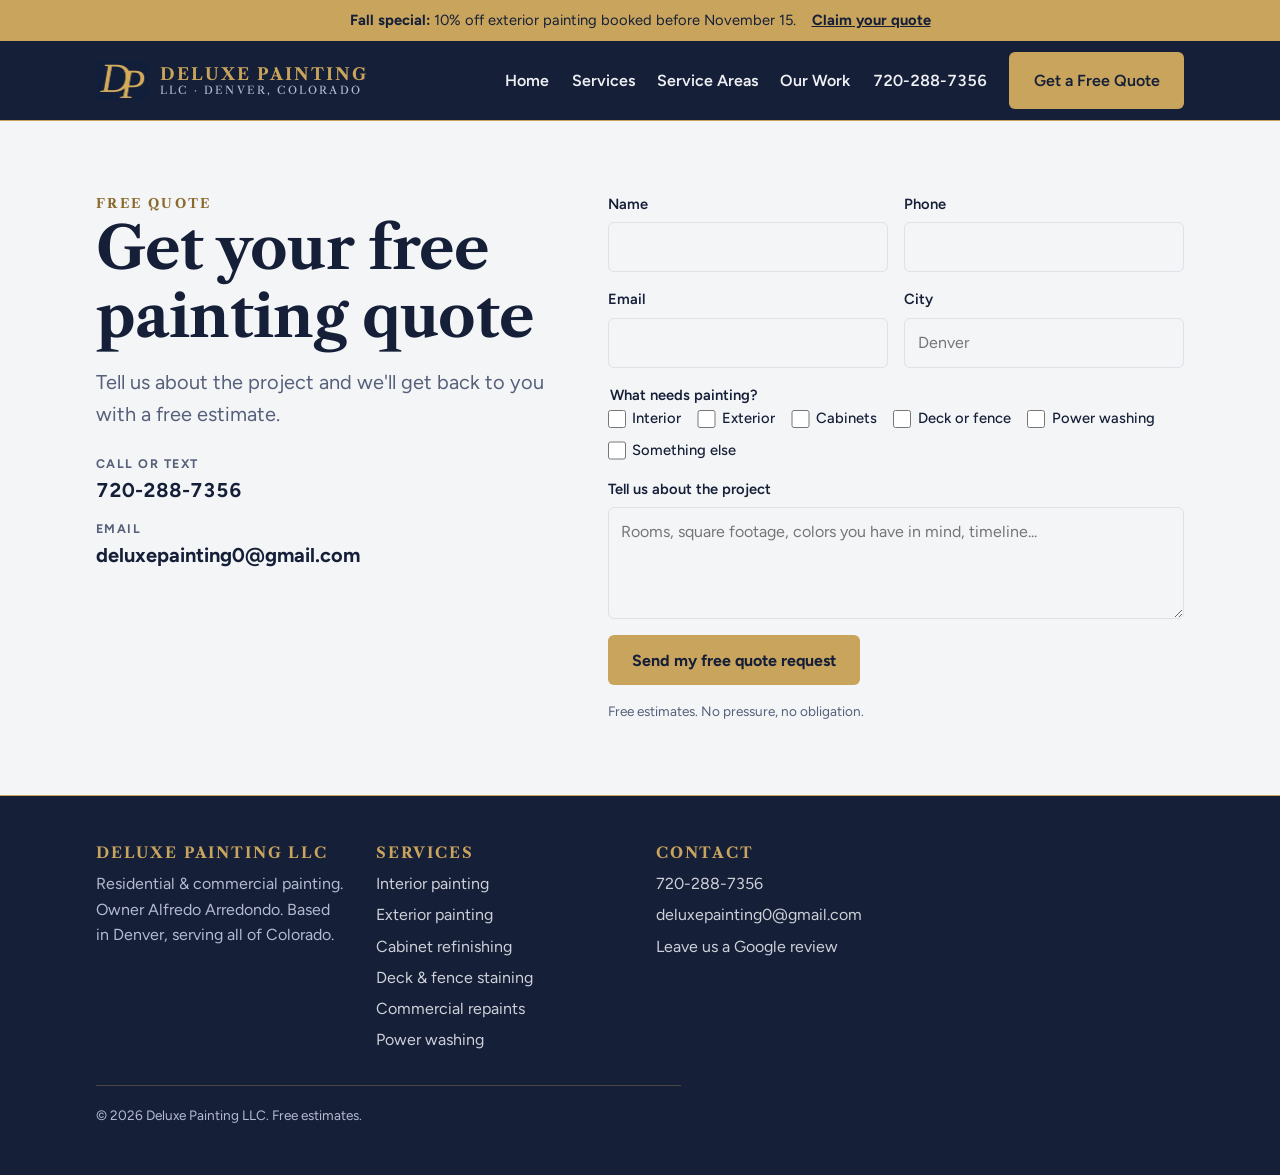
<file: quote.html>
<!doctype html>
<html lang="en">
<head>
<meta charset="utf-8">
<meta name="viewport" content="width=device-width, initial-scale=1, viewport-fit=cover">
<title>Free Quote | Deluxe Painting LLC</title>
<meta name="description" content="Request a free painting quote from Deluxe Painting LLC in Denver, Colorado.">
<link rel="preconnect" href="https://fonts.googleapis.com">
<link rel="preconnect" href="https://fonts.gstatic.com" crossorigin>
<link rel="stylesheet" href="https://fonts.googleapis.com/css2?family=Libre+Caslon+Text:ital,wght@0,400;0,700;1,400&family=Figtree:wght@400;500;600;700&display=swap">
<link rel="stylesheet" href="styles.css">
<script type="application/ld+json">
{
  "@context": "https://schema.org",
  "@type": "HousePainter",
  "name": "Deluxe Painting LLC",
  "telephone": "720-288-7356",
  "email": "deluxepainting0@gmail.com",
  "address": { "@type": "PostalAddress", "addressLocality": "Denver", "addressRegion": "CO", "addressCountry": "US" },
  "areaServed": { "@type": "State", "name": "Colorado" },
  "founder": "Alfredo Arredondo",
  "description": "Residential and commercial painting in Denver and across Colorado: interior and exterior painting, cabinet refinishing, deck and fence staining, power washing."
}
</script>
</head>
<body>
<div class="promo" id="promo">
  <div class="wrap">
    <span><b>Fall special:</b> 10% off exterior painting booked before November 15.</span>
    <a href="quote.html">Claim your quote</a>
  </div>
</div>
<header class="site-header">
  <div class="wrap">
    <a class="brand" href="index.html">
      <img src="images/dp-monogram.png" alt="Deluxe Painting LLC logo" width="210" height="160">
      <span class="brand-name">Deluxe Painting<small>LLC · Denver, Colorado</small></span>
    </a>
    <button class="menu-toggle" id="menu-toggle" aria-expanded="false" aria-controls="site-nav">Menu</button>
    <nav class="nav" id="site-nav">
      <a href="index.html">Home</a>
      <a href="services.html">Services</a>
      <a href="areas.html">Service Areas</a>
      <a href="gallery.html">Our Work</a>
      <a class="phone" href="tel:+17202887356">720-288-7356</a>
      <a class="btn btn-primary" href="quote.html">Get a Free Quote</a>
    </nav>
  </div>
</header>
<main>
  <section class="section">
    <div class="wrap quote-grid">
      <div>
        <p class="eyebrow">Free quote</p>
        <h1>Get your free painting quote</h1>
        <p class="lead" style="margin-top:1rem">Tell us about the project and we'll get back to you with a free estimate.</p>
        <div class="contact-lines">
          <div><span class="label">Call or text</span><span class="value">720-288-7356</span></div>
          <div><span class="label">Email</span><span class="value">deluxepainting0@gmail.com</span></div>
        </div>
      </div>
      <form class="quote" id="quote-form" action="https://formspree.io/f/xkjgakyl" method="POST">
        <input type="hidden" name="_subject" value="New quote request from the website">
        <div class="field"><label for="name">Name</label><input id="name" name="name" autocomplete="name" required></div>
        <div class="field"><label for="phone">Phone</label><input id="phone" name="phone" type="tel" autocomplete="tel" required></div>
        <div class="field"><label for="email">Email</label><input id="email" name="email" type="email" autocomplete="email"></div>
        <div class="field"><label for="city">City</label><input id="city" name="city" autocomplete="address-level2" placeholder="Denver"></div>
        <fieldset class="field full">
          <legend>What needs painting?</legend>
          <div class="checks">
            <label><input type="checkbox" id="svc-int" name="service" value="Interior"> Interior</label>
            <label><input type="checkbox" id="svc-ext" name="service" value="Exterior"> Exterior</label>
            <label><input type="checkbox" id="svc-cab" name="service" value="Cabinets"> Cabinets</label>
            <label><input type="checkbox" id="svc-deck" name="service" value="Deck or fence"> Deck or fence</label>
            <label><input type="checkbox" id="svc-wash" name="service" value="Power washing"> Power washing</label>
            <label><input type="checkbox" id="svc-other" name="service" value="Other"> Something else</label>
          </div>
        </fieldset>
        <div class="field full"><label for="details">Tell us about the project</label><textarea id="details" name="details" placeholder="Rooms, square footage, colors you have in mind, timeline..."></textarea></div>
        <div class="full"><button class="btn btn-primary" type="submit">Send my free quote request</button></div>
        <p class="form-note full">Free estimates. No pressure, no obligation.</p>
        <p class="form-status full" id="form-status" hidden></p>
      </form>
    </div>
  </section>
</main>
<footer class="site-footer">
  <div class="wrap">
    <div>
      <h3>Deluxe Painting LLC</h3>
      <p>Residential &amp; commercial painting. Owner Alfredo Arredondo. Based in Denver, serving all of Colorado.</p>
    </div>
    <div>
      <h3>Services</h3>
      <ul>
        <li><a href="services.html#interior">Interior painting</a></li>
        <li><a href="services.html#interior">Exterior painting</a></li>
        <li><a href="services.html#cabinets">Cabinet refinishing</a></li>
        <li><a href="services.html#decks">Deck &amp; fence staining</a></li>
        <li><a href="services.html#commercial">Commercial repaints</a></li>
        <li><a href="services.html#washing">Power washing</a></li>
      </ul>
    </div>
    <div>
      <h3>Contact</h3>
      <ul>
        <li><a href="tel:+17202887356">720-288-7356</a></li>
        <li><a href="mailto:deluxepainting0@gmail.com">deluxepainting0@gmail.com</a></li>
        <li><a href="https://g.page/r/CSCr_DFpdUwXEBM/review" target="_blank" rel="noopener">Leave us a Google review</a></li>
      </ul>
    </div>
    <p class="fine">© <span id="year">2026</span> Deluxe Painting LLC. Free estimates.</p>
  </div>
</footer>
<div class="call-bar">
  <a class="btn btn-ghost" href="tel:+17202887356">Call now</a>
  <a class="btn btn-primary" href="quote.html">Free Quote</a>
</div>
<script>
  var t = document.getElementById('menu-toggle'), n = document.getElementById('site-nav');
  t.addEventListener('click', function () {
    var open = n.classList.toggle('open');
    t.setAttribute('aria-expanded', open ? 'true' : 'false');
  });
  document.getElementById('year').textContent = new Date().getFullYear();
  var f = document.getElementById('quote-form');
  if (f && f.getAttribute('action')) f.addEventListener('submit', function (e) {
    e.preventDefault();
    var s = document.getElementById('form-status'), b = f.querySelector('button[type=submit]');
    var d = {};
    new FormData(f).forEach(function (v, k) { d[k] = d[k] ? d[k] + ', ' + v : v; });
    b.disabled = true; s.hidden = false; s.textContent = 'Sending...';
    fetch(f.action, { method: 'POST', headers: { 'Accept': 'application/json', 'Content-Type': 'application/json' }, body: JSON.stringify(d) })
      .then(function (r) {
        if (!r.ok) throw 0;
        f.reset();
        s.textContent = 'Thanks! Your request was sent. We will call you soon to set up your free estimate.';
      })
      .catch(function () { s.textContent = 'Sorry, that did not go through. Please call us at 720-288-7356.'; })
      .finally(function () { b.disabled = false; });
  });
</script>
</body>
</html>
</file>
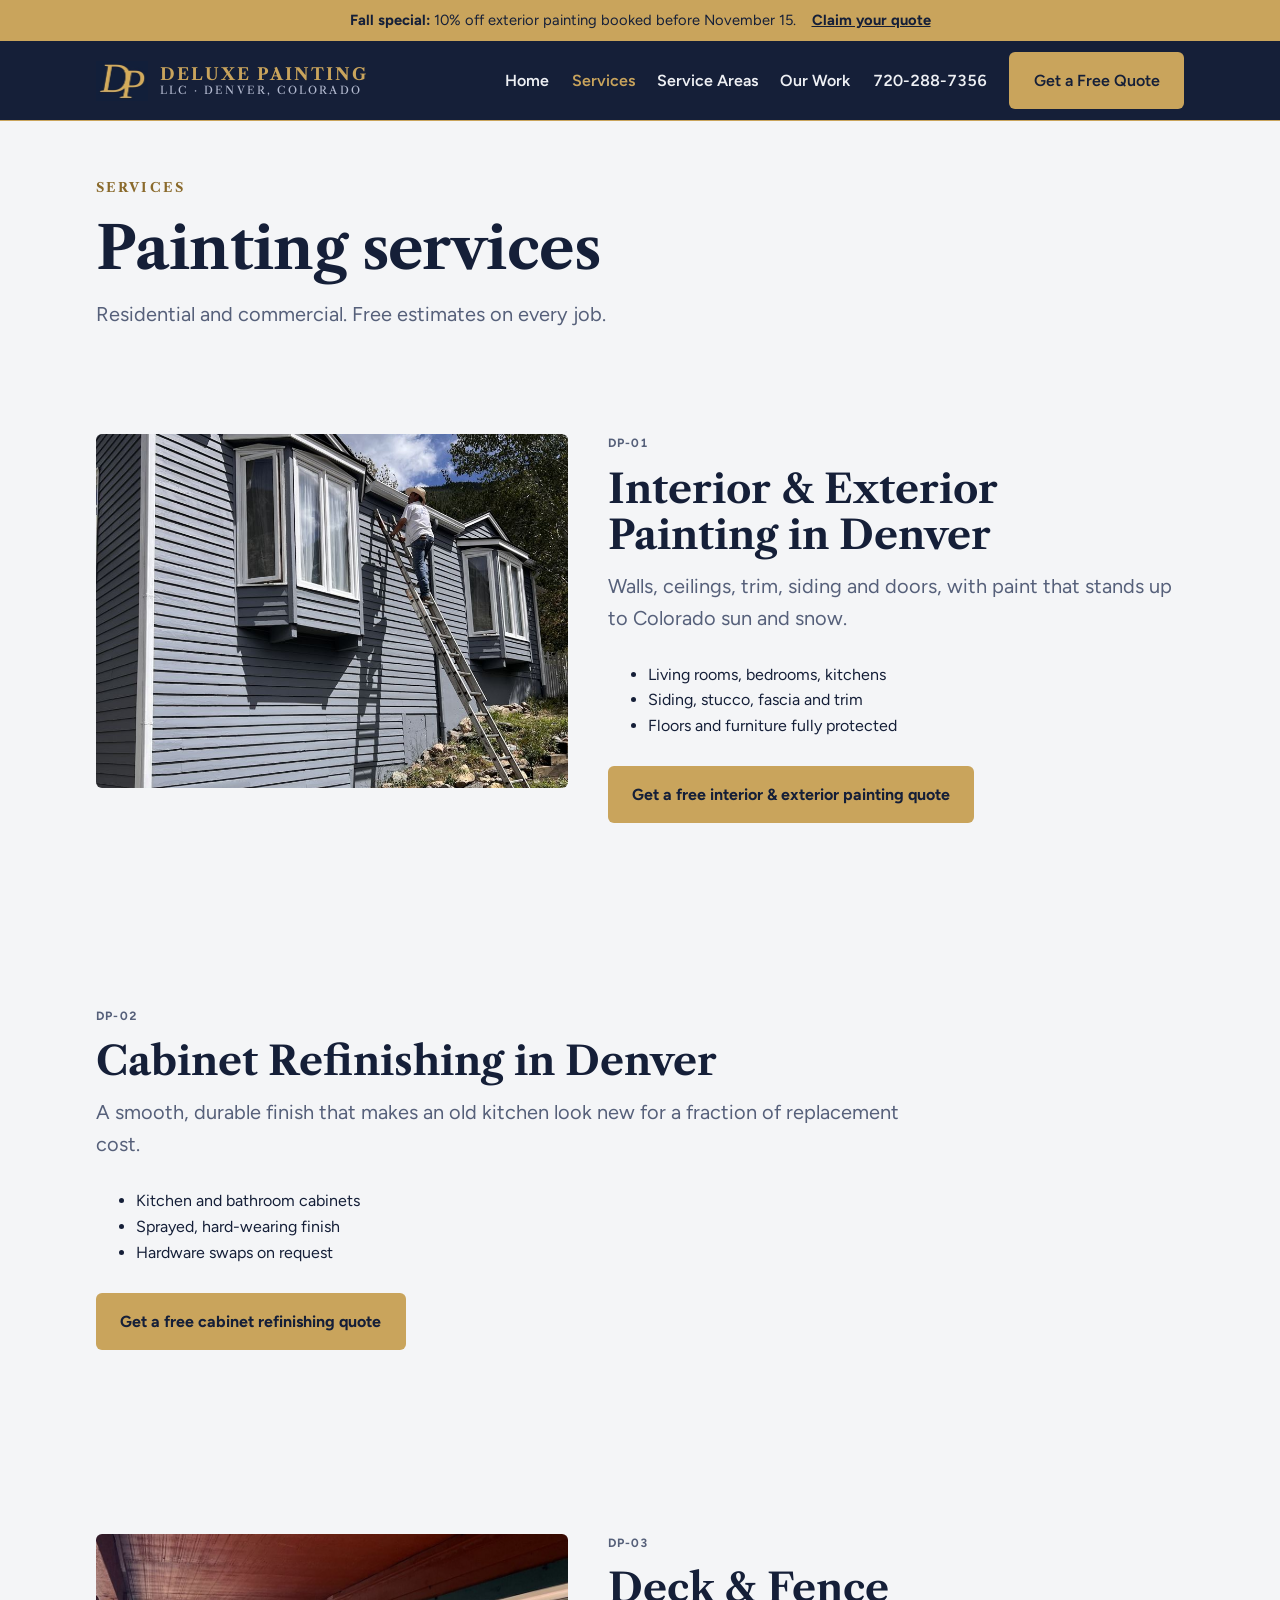
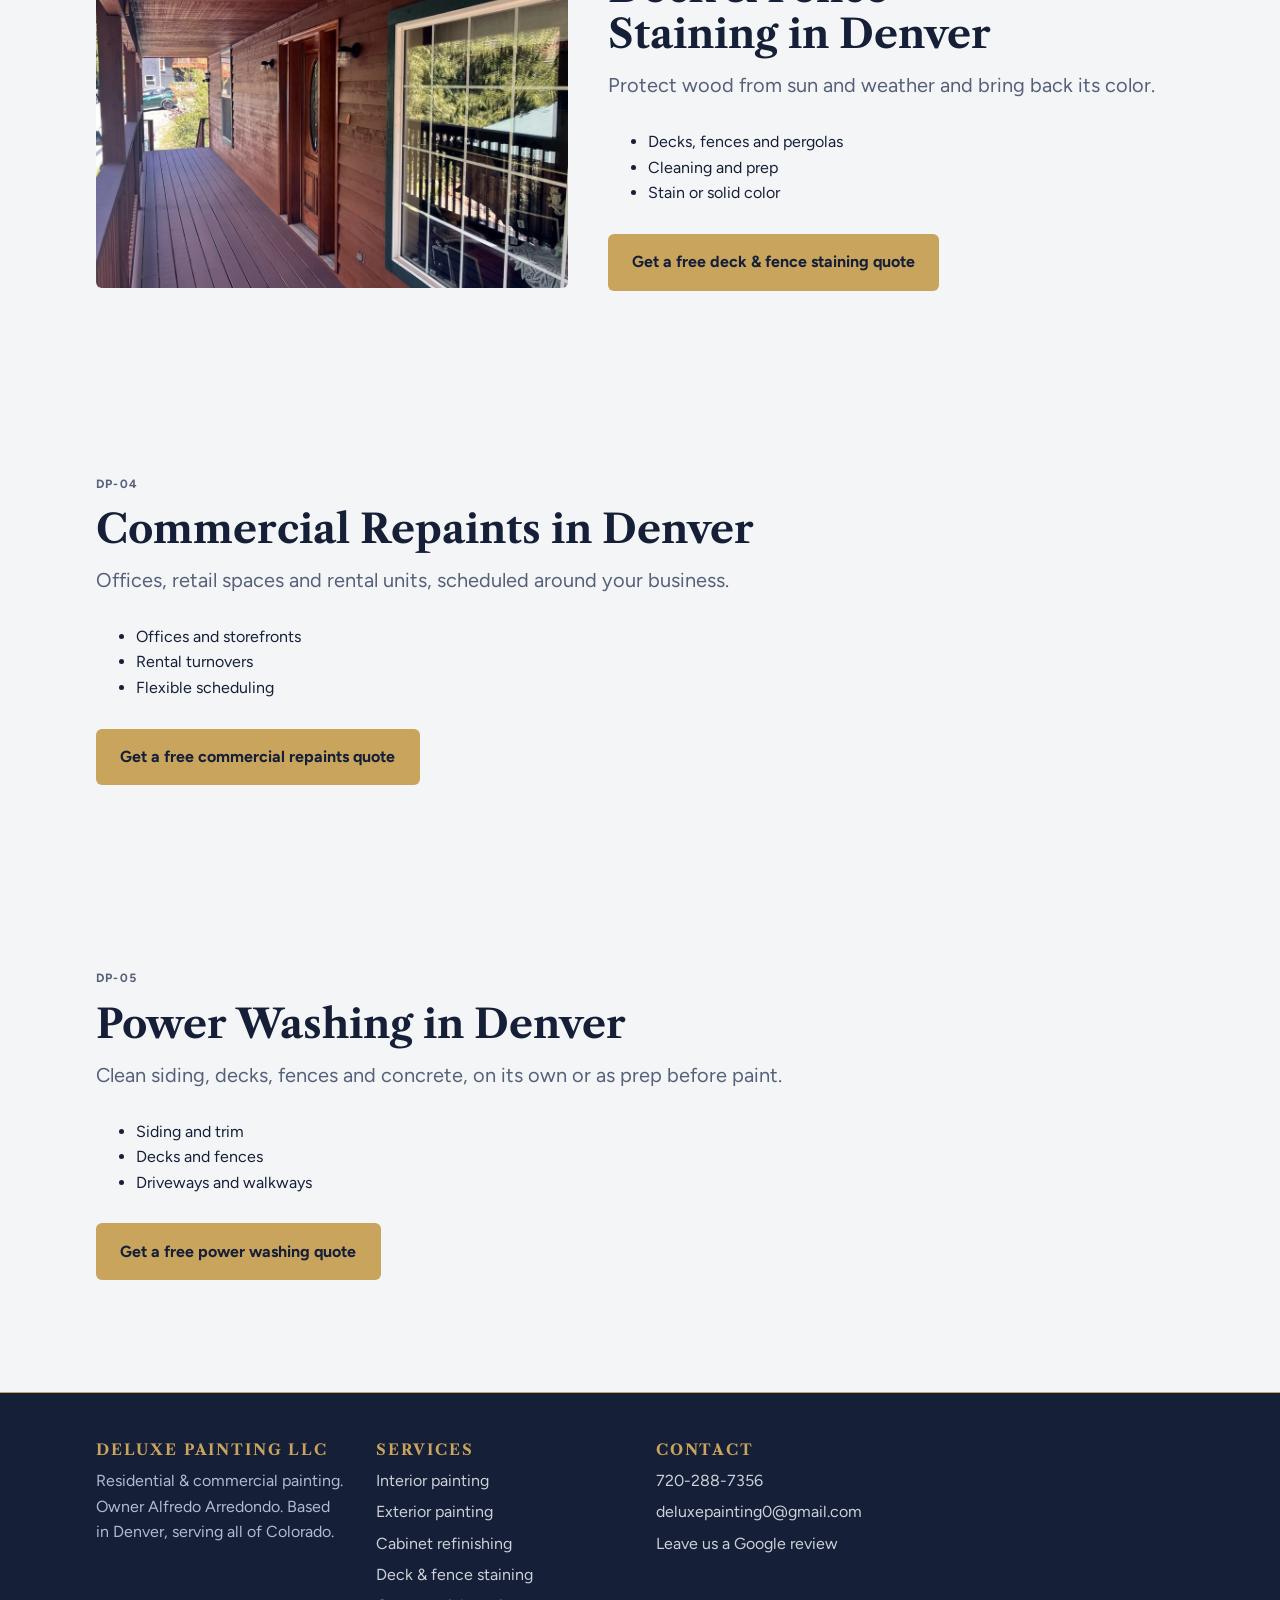
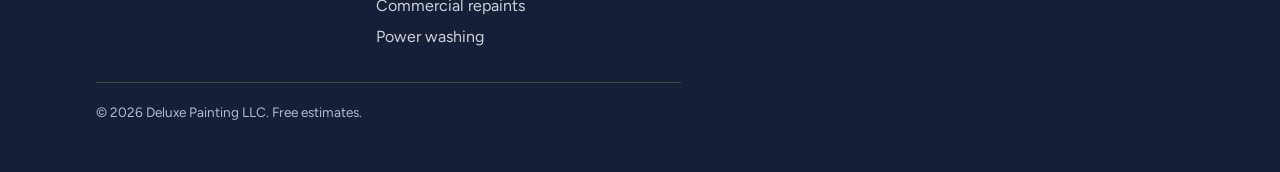
<file: services.html>
<!doctype html>
<html lang="en">
<head>
<meta charset="utf-8">
<meta name="viewport" content="width=device-width, initial-scale=1, viewport-fit=cover">
<title>Painting Services | Deluxe Painting LLC</title>
<meta name="description" content="Interior and exterior painting, cabinet refinishing, deck and fence staining, commercial repaints and power washing in Denver and across Colorado.">
<link rel="preconnect" href="https://fonts.googleapis.com">
<link rel="preconnect" href="https://fonts.gstatic.com" crossorigin>
<link rel="stylesheet" href="https://fonts.googleapis.com/css2?family=Libre+Caslon+Text:ital,wght@0,400;0,700;1,400&family=Figtree:wght@400;500;600;700&display=swap">
<link rel="stylesheet" href="styles.css">
<script type="application/ld+json">
{
  "@context": "https://schema.org",
  "@type": "HousePainter",
  "name": "Deluxe Painting LLC",
  "telephone": "720-288-7356",
  "email": "deluxepainting0@gmail.com",
  "address": { "@type": "PostalAddress", "addressLocality": "Denver", "addressRegion": "CO", "addressCountry": "US" },
  "areaServed": { "@type": "State", "name": "Colorado" },
  "founder": "Alfredo Arredondo",
  "description": "Residential and commercial painting in Denver and across Colorado: interior and exterior painting, cabinet refinishing, deck and fence staining, power washing."
}
</script>
</head>
<body>
<div class="promo" id="promo">
  <div class="wrap">
    <span><b>Fall special:</b> 10% off exterior painting booked before November 15.</span>
    <a href="quote.html">Claim your quote</a>
  </div>
</div>
<header class="site-header">
  <div class="wrap">
    <a class="brand" href="index.html">
      <img src="images/dp-monogram.png" alt="Deluxe Painting LLC logo" width="210" height="160">
      <span class="brand-name">Deluxe Painting<small>LLC · Denver, Colorado</small></span>
    </a>
    <button class="menu-toggle" id="menu-toggle" aria-expanded="false" aria-controls="site-nav">Menu</button>
    <nav class="nav" id="site-nav">
      <a href="index.html">Home</a>
      <a href="services.html" aria-current="page">Services</a>
      <a href="areas.html">Service Areas</a>
      <a href="gallery.html">Our Work</a>
      <a class="phone" href="tel:+17202887356">720-288-7356</a>
      <a class="btn btn-primary" href="quote.html">Get a Free Quote</a>
    </nav>
  </div>
</header>
<main>
  <div class="wrap page-head">
    <p class="eyebrow">Services</p>
    <h1>Painting services</h1>
    <p class="lead">Residential and commercial. Free estimates on every job.</p>
  </div>
  <section class="section" id="interior">
    <div class="wrap quote-grid">
      <img class="svc-photo" src="images/exterior-after.jpg" alt="Freshly painted gray siding with white trim" loading="lazy">
      <div class="section-head">
        <p class="chip-code">DP-01</p>
        <h2>Interior &amp; Exterior Painting in Denver</h2>
        <p class="lead">Walls, ceilings, trim, siding and doors, with paint that stands up to Colorado sun and snow.</p>
        <ul><li>Living rooms, bedrooms, kitchens</li><li>Siding, stucco, fascia and trim</li><li>Floors and furniture fully protected</li></ul>
        <p><a class="btn btn-primary" href="quote.html">Get a free interior &amp; exterior painting quote</a></p>
      </div>
    </div>
  </section>
  <section class="section" id="cabinets">
    <div class="wrap ">
      
      <div class="section-head">
        <p class="chip-code">DP-02</p>
        <h2>Cabinet Refinishing in Denver</h2>
        <p class="lead">A smooth, durable finish that makes an old kitchen look new for a fraction of replacement cost.</p>
        <ul><li>Kitchen and bathroom cabinets</li><li>Sprayed, hard-wearing finish</li><li>Hardware swaps on request</li></ul>
        <p><a class="btn btn-primary" href="quote.html">Get a free cabinet refinishing quote</a></p>
      </div>
    </div>
  </section>
  <section class="section" id="decks">
    <div class="wrap quote-grid">
      <img class="svc-photo" src="images/work-porch.jpg" alt="Stained porch deck and railings" loading="lazy">
      <div class="section-head">
        <p class="chip-code">DP-03</p>
        <h2>Deck &amp; Fence Staining in Denver</h2>
        <p class="lead">Protect wood from sun and weather and bring back its color.</p>
        <ul><li>Decks, fences and pergolas</li><li>Cleaning and prep</li><li>Stain or solid color</li></ul>
        <p><a class="btn btn-primary" href="quote.html">Get a free deck &amp; fence staining quote</a></p>
      </div>
    </div>
  </section>
  <section class="section" id="commercial">
    <div class="wrap ">
      
      <div class="section-head">
        <p class="chip-code">DP-04</p>
        <h2>Commercial Repaints in Denver</h2>
        <p class="lead">Offices, retail spaces and rental units, scheduled around your business.</p>
        <ul><li>Offices and storefronts</li><li>Rental turnovers</li><li>Flexible scheduling</li></ul>
        <p><a class="btn btn-primary" href="quote.html">Get a free commercial repaints quote</a></p>
      </div>
    </div>
  </section>
  <section class="section" id="washing">
    <div class="wrap ">
      
      <div class="section-head">
        <p class="chip-code">DP-05</p>
        <h2>Power Washing in Denver</h2>
        <p class="lead">Clean siding, decks, fences and concrete, on its own or as prep before paint.</p>
        <ul><li>Siding and trim</li><li>Decks and fences</li><li>Driveways and walkways</li></ul>
        <p><a class="btn btn-primary" href="quote.html">Get a free power washing quote</a></p>
      </div>
    </div>
  </section>
</main>
<footer class="site-footer">
  <div class="wrap">
    <div>
      <h3>Deluxe Painting LLC</h3>
      <p>Residential &amp; commercial painting. Owner Alfredo Arredondo. Based in Denver, serving all of Colorado.</p>
    </div>
    <div>
      <h3>Services</h3>
      <ul>
        <li><a href="services.html#interior">Interior painting</a></li>
        <li><a href="services.html#interior">Exterior painting</a></li>
        <li><a href="services.html#cabinets">Cabinet refinishing</a></li>
        <li><a href="services.html#decks">Deck &amp; fence staining</a></li>
        <li><a href="services.html#commercial">Commercial repaints</a></li>
        <li><a href="services.html#washing">Power washing</a></li>
      </ul>
    </div>
    <div>
      <h3>Contact</h3>
      <ul>
        <li><a href="tel:+17202887356">720-288-7356</a></li>
        <li><a href="mailto:deluxepainting0@gmail.com">deluxepainting0@gmail.com</a></li>
        <li><a href="https://g.page/r/CSCr_DFpdUwXEBM/review" target="_blank" rel="noopener">Leave us a Google review</a></li>
      </ul>
    </div>
    <p class="fine">© <span id="year">2026</span> Deluxe Painting LLC. Free estimates.</p>
  </div>
</footer>
<div class="call-bar">
  <a class="btn btn-ghost" href="tel:+17202887356">Call now</a>
  <a class="btn btn-primary" href="quote.html">Free Quote</a>
</div>
<script>
  var t = document.getElementById('menu-toggle'), n = document.getElementById('site-nav');
  t.addEventListener('click', function () {
    var open = n.classList.toggle('open');
    t.setAttribute('aria-expanded', open ? 'true' : 'false');
  });
  document.getElementById('year').textContent = new Date().getFullYear();
  var f = document.getElementById('quote-form');
  if (f && f.getAttribute('action')) f.addEventListener('submit', function (e) {
    e.preventDefault();
    var s = document.getElementById('form-status'), b = f.querySelector('button[type=submit]');
    var d = {};
    new FormData(f).forEach(function (v, k) { d[k] = d[k] ? d[k] + ', ' + v : v; });
    b.disabled = true; s.hidden = false; s.textContent = 'Sending...';
    fetch(f.action, { method: 'POST', headers: { 'Accept': 'application/json', 'Content-Type': 'application/json' }, body: JSON.stringify(d) })
      .then(function (r) {
        if (!r.ok) throw 0;
        f.reset();
        s.textContent = 'Thanks! Your request was sent. We will call you soon to set up your free estimate.';
      })
      .catch(function () { s.textContent = 'Sorry, that did not go through. Please call us at 720-288-7356.'; })
      .finally(function () { b.disabled = false; });
  });
</script>
</body>
</html>
</file>
<file: styles.css>
/* Deluxe Painting LLC
   Layout: brand colors from the business card. Navy header, hero and footer
   hold the gold DP logo; light sections in between carry services as paint chips. */
:root {
  --navy: #151f38;       /* exact navy of the card and logo background */
  --navy-fg: #eef0f4;    /* text on navy */
  --navy-muted: #b3bad0;
  --gold: #c9a45c;       /* card gold */
  --ink: #151f38;        /* main text on light sections */
  --paper: #f4f5f7;      /* page ground */
  --surface: #ffffff;    /* cards */
  --muted: #56607a;      /* secondary text */
  --line: #dde1e8;       /* hairlines */
  --accent: #c9a45c;     /* buttons */
  --accent-ink: #151f38;
  --link: #8a6a2c;       /* gold dark enough to read on white */
  --sw-1: #151f38; --sw-2: #c9a45c; --sw-3: #4f6d8f; --sw-4: #7d8f78; --sw-5: #a86f3d; --sw-6: #2f3f63;

  --font-display: "Libre Caslon Text", Georgia, "Times New Roman", serif;
  --font-body: "Figtree", "Segoe UI", Roboto, Helvetica, Arial, sans-serif;

  --step-0: 1rem;
  --step-1: 1.25rem;
  --step-3: clamp(1.8rem, 4vw, 2.5rem);
  --step-4: clamp(2.3rem, 5.5vw, 3.7rem);
  --radius: 6px;
  --wrap: 72rem;
}
@media (prefers-color-scheme: dark) {
  :root:not([data-theme="light"]) {
    --ink: #eceef3; --paper: #0d1427; --surface: #18223d; --muted: #a3abc0;
    --line: #2a3552; --link: #d4b06a; --accent: #d4b06a;
    color-scheme: dark;
  }
}
:root[data-theme="dark"] {
  --ink: #eceef3; --paper: #0d1427; --surface: #18223d; --muted: #a3abc0;
  --line: #2a3552; --link: #d4b06a; --accent: #d4b06a;
  color-scheme: dark;
}

* { box-sizing: border-box; }
html { scroll-behavior: smooth; }
@media (prefers-reduced-motion: reduce) { html { scroll-behavior: auto; } * { transition: none !important; } }
body {
  margin: 0;
  background: var(--paper);
  color: var(--ink);
  font-family: var(--font-body);
  font-size: var(--step-0);
  line-height: 1.6;
}
img { max-width: 100%; display: block; }
blockquote, figure { margin: 0; }
a { color: inherit; }
h1, h2, h3 { font-family: var(--font-display); line-height: 1.15; text-wrap: balance; margin: 0; font-weight: 700; }
h1 { font-size: var(--step-4); letter-spacing: -0.01em; }
h2 { font-size: var(--step-3); }
h3 { font-size: var(--step-1); }
p { margin: 0; max-width: 65ch; }
:focus-visible { outline: 3px solid var(--gold); outline-offset: 2px; }

.wrap { max-width: var(--wrap); margin-inline: auto; padding-inline: 16px; }
@media (min-width: 700px) { .wrap { padding-inline: 32px; } }
.eyebrow { font-family: var(--font-display); font-size: 0.82rem; font-weight: 700; letter-spacing: 0.18em; text-transform: uppercase; color: var(--link); }
.lead { font-size: var(--step-1); color: var(--muted); }
.section { padding-block: 4.5rem; }
.section-head { display: grid; gap: 0.75rem; margin-bottom: 2.5rem; }

/* Buttons */
.btn {
  display: inline-flex; align-items: center; justify-content: center; gap: 0.5rem;
  padding: 0.85rem 1.4rem; border-radius: var(--radius); border: 2px solid transparent;
  font-weight: 700; font-size: 1rem; text-decoration: none; cursor: pointer;
  font-family: var(--font-body); transition: transform .15s ease, background .15s ease;
}
.btn:hover { transform: translateY(-1px); }
.btn-primary { background: var(--accent); color: var(--accent-ink); }
.btn-ghost { border-color: var(--ink); color: var(--ink); background: transparent; }

/* Promo bar */
.promo { background: var(--gold); color: var(--navy); font-size: 0.92rem; }
.promo .wrap { display: flex; flex-wrap: wrap; gap: 0.25rem 1rem; justify-content: center; padding-block: 0.55rem; text-align: center; }
.promo a { font-weight: 700; }

/* Header (always navy, like the card) */
.site-header { background: var(--navy); color: var(--navy-fg); border-bottom: 1px solid var(--gold); position: sticky; top: env(safe-area-inset-top, 0px); z-index: 20; }
.site-header .wrap { display: flex; align-items: center; justify-content: space-between; gap: 1rem; padding-block: 0.7rem; }
.brand { display: flex; align-items: center; gap: 0.75rem; text-decoration: none; }
.brand img { width: 52px; height: auto; flex: none; }
.brand-name { font-family: var(--font-display); font-weight: 700; font-size: 1.05rem; letter-spacing: 0.12em; text-transform: uppercase; color: var(--gold); line-height: 1.15; }
.brand-name small { display: block; font-weight: 400; font-size: 0.68rem; letter-spacing: 0.2em; color: var(--navy-muted); }
.nav { display: flex; align-items: center; gap: 1.4rem; }
.nav a { text-decoration: none; font-weight: 600; color: var(--navy-fg); }
.nav a:hover, .nav a[aria-current="page"] { color: var(--gold); }
.nav a.btn { color: var(--navy); background: var(--gold); }
.nav .phone { font-variant-numeric: tabular-nums; }
.menu-toggle { display: none; background: none; border: 2px solid var(--gold); color: var(--gold); border-radius: var(--radius); padding: 0.45rem 0.8rem; font-weight: 700; font-family: var(--font-body); cursor: pointer; }
@media (max-width: 900px) {
  .menu-toggle { display: block; }
  .nav { display: none; position: absolute; left: 0; right: 0; top: 100%; background: var(--navy); border-bottom: 1px solid var(--gold); flex-direction: column; align-items: stretch; gap: 0; padding: 0.5rem 16px 1rem; }
  .nav.open { display: flex; }
  .nav a { padding: 0.7rem 0; border-bottom: 1px solid rgba(201,164,92,.25); }
  .nav .btn { margin-top: 0.8rem; border-bottom: 0; }
}

/* Hero (navy) */
.hero { background: var(--navy); color: var(--navy-fg); padding-block: 4rem 4.5rem; overflow-x: clip; }
.hero-photo {
  background:
    linear-gradient(90deg, rgba(21,31,56,.96) 0%, rgba(21,31,56,.86) 42%, rgba(21,31,56,.35) 75%, rgba(21,31,56,.15) 100%),
    url(images/hero-cabin.jpg) center 35% / cover no-repeat, var(--navy);
  padding-block: 5.5rem 6rem;
}
@media (max-width: 900px) {
  .hero-photo { background: linear-gradient(180deg, rgba(21,31,56,.9), rgba(21,31,56,.82)), url(images/hero-cabin.jpg) center / cover no-repeat, var(--navy); padding-block: 3.5rem 4rem; }
}
.hero-photo .hero-copy { max-width: 40rem; }
.hero .wrap { display: grid; gap: 2.5rem; align-items: center; }

.hero-copy { display: grid; gap: 1.4rem; min-width: 0; }
.hero .eyebrow { color: var(--gold); }
.hero h1 em { font-style: italic; color: var(--gold); }
.hero .lead { color: var(--navy-muted); }
.hero-actions { display: flex; flex-wrap: wrap; gap: 0.8rem; }
.hero .btn-primary { background: var(--gold); color: var(--navy); }
.hero .btn-ghost { border-color: var(--gold); color: var(--gold); }
.trust { display: flex; flex-wrap: wrap; gap: 0.5rem 1.4rem; list-style: none; padding: 0; margin: 0; font-weight: 600; font-size: 0.95rem; }
.trust li::before { content: "◆"; color: var(--gold); font-size: 0.7em; margin-right: 0.5rem; vertical-align: 0.15em; }
.hero-logo { justify-self: center; width: min(100%, 22rem); border: 1px solid var(--gold); border-radius: var(--radius); padding: 1.5rem; }
.owner { font-size: 0.95rem; color: var(--navy-muted); }
.owner b { color: var(--navy-fg); font-family: var(--font-display); font-weight: 400; font-size: 1.15rem; }

/* Services as paint chips */
.chips { display: grid; gap: 1.2rem; grid-template-columns: repeat(auto-fill, minmax(17rem, 1fr)); }
.chip {
  background: var(--surface); border: 1px solid var(--line); border-radius: var(--radius);
  overflow: hidden; display: grid; grid-template-rows: auto 1fr; text-decoration: none;
}
.chip .swatch { height: 5.5rem; display: block; }
.chip-body { padding: 1.2rem; display: grid; gap: 0.6rem; align-content: start; }
.chip-code { font-size: 0.75rem; font-weight: 700; letter-spacing: 0.1em; text-transform: uppercase; color: var(--muted); font-variant-numeric: tabular-nums; }
.chip ul { margin: 0; padding-left: 1.1rem; color: var(--muted); }
.chip a { color: var(--link); font-weight: 600; }
.sw-1 { background: var(--sw-1); } .sw-2 { background: var(--sw-2); } .sw-3 { background: var(--sw-3); }
.sw-4 { background: var(--sw-4); } .sw-5 { background: var(--sw-5); } .sw-6 { background: var(--sw-6); }

/* Alternating band */
.alt { background: var(--surface); border-block: 1px solid var(--line); }

/* Process */
.steps { display: grid; gap: 1.5rem; grid-template-columns: repeat(auto-fit, minmax(13rem, 1fr)); list-style: none; padding: 0; margin: 0; counter-reset: step; }
.steps li { counter-increment: step; display: grid; gap: 0.5rem; padding-top: 1rem; border-top: 2px solid var(--gold); }
.steps li::before { content: "Step " counter(step); font-size: 0.8rem; font-weight: 700; letter-spacing: 0.1em; text-transform: uppercase; color: var(--link); }
.steps p { color: var(--muted); }

/* Before / after */
.ba-grid { display: grid; gap: 1.5rem; align-items: start; grid-template-columns: repeat(auto-fit, minmax(18rem, 1fr)); }
.ba { display: grid; gap: 0.6rem; }
.ba-pair { display: grid; grid-template-columns: repeat(2, minmax(0, 1fr)); align-items: start; gap: 4px; border-radius: var(--radius); overflow: hidden; }
.photo-slot {
  aspect-ratio: 4 / 3; max-width: 100%; display: grid; place-items: center; text-align: center;
  background: repeating-linear-gradient(135deg, var(--surface) 0 12px, var(--paper) 12px 24px);
  border: 2px dashed var(--line); color: var(--muted); font-size: 0.85rem; font-weight: 600; padding: 0.5rem;
}
.ba figcaption { font-size: 0.92rem; color: var(--muted); }

/* Reviews */
.review-layout { display: grid; gap: 2rem; }
@media (min-width: 900px) { .review-layout { grid-template-columns: 1fr 15rem; align-items: start; } }
.review-layout > * { min-width: 0; }
.reviews { display: grid; gap: 1.2rem; grid-template-columns: repeat(auto-fit, minmax(14rem, 1fr)); }
.review { background: var(--paper); border: 1px dashed var(--muted); border-radius: var(--radius); padding: 1.4rem; display: grid; gap: 0.8rem; align-content: start; }
.stars { color: var(--gold); letter-spacing: 0.15em; font-size: 1.1rem; }
.review cite { font-style: normal; font-weight: 700; font-size: 0.92rem; }
.placeholder-tag { display: inline-block; font-size: 0.7rem; font-weight: 700; letter-spacing: 0.08em; text-transform: uppercase; background: var(--gold); color: var(--navy); padding: 0.15rem 0.45rem; border-radius: 3px; justify-self: start; }
.qr-card { background: var(--navy); color: var(--navy-fg); border: 1px solid var(--gold); border-radius: var(--radius); padding: 1.4rem; display: grid; gap: 0.9rem; justify-items: center; text-align: center; }
.qr-card img { width: 100%; max-width: 11rem; border-radius: var(--radius); }
.qr-card p { font-family: var(--font-display); letter-spacing: 0.06em; color: var(--gold); }
.gbp { margin-top: 1.5rem; display: flex; flex-wrap: wrap; gap: 0.8rem; align-items: center; }

/* Service areas */
.areas { display: flex; flex-wrap: wrap; gap: 0.6rem; list-style: none; padding: 0; margin: 0; }
.areas li a { display: inline-block; padding: 0.5rem 0.95rem; border: 1px solid var(--line); background: var(--surface); border-radius: 999px; text-decoration: none; font-weight: 600; }
.areas li a:hover { border-color: var(--gold); color: var(--link); }

/* Quote form */
.quote-grid { display: grid; gap: 2.5rem; }
@media (min-width: 900px) { .quote-grid { grid-template-columns: 0.9fr 1.1fr; } }
.quote-grid > * { min-width: 0; }
.contact-lines { display: grid; gap: 0.8rem; margin-top: 1.5rem; }
.contact-lines div { display: grid; }
.contact-lines .label { font-size: 0.78rem; font-weight: 700; letter-spacing: 0.12em; text-transform: uppercase; color: var(--muted); }
.contact-lines .value { font-size: var(--step-1); font-weight: 700; font-variant-numeric: tabular-nums; overflow-wrap: anywhere; }
form.quote { display: grid; gap: 1rem; grid-template-columns: 1fr 1fr; }
form.quote .full { grid-column: 1 / -1; }
@media (max-width: 560px) { form.quote { grid-template-columns: 1fr; } }
.field { display: grid; gap: 0.35rem; }
.field label, .field legend { font-weight: 600; font-size: 0.92rem; }
.field input, .field select, .field textarea {
  font: inherit; color: var(--ink); background: var(--paper); border: 1px solid var(--line);
  border-radius: var(--radius); padding: 0.7rem 0.8rem; width: 100%;
}
.field textarea { min-height: 7rem; resize: vertical; }
fieldset.field { border: 0; padding: 0; margin: 0; }
.checks { display: flex; flex-wrap: wrap; gap: 0.5rem 1rem; }
.checks label { white-space: nowrap; display: flex; gap: 0.4rem; align-items: center; font-weight: 500; }
.form-note { font-size: 0.85rem; color: var(--muted); }
.form-status { font-weight: 700; color: var(--link); }

/* Page header for inner pages */
.page-head { padding-block: 3.5rem 2rem; display: grid; gap: 1rem; }

/* Footer (navy) */
.site-footer { background: var(--navy); color: var(--navy-fg); border-top: 1px solid var(--gold); padding-block: 3rem 6rem; }
@media (min-width: 901px) { .site-footer { padding-block: 3rem; } }
.site-footer .wrap { display: grid; gap: 2rem; grid-template-columns: repeat(auto-fit, minmax(14rem, 1fr)); }
.site-footer h3 { font-size: 0.95rem; margin-bottom: 0.6rem; color: var(--gold); letter-spacing: 0.12em; text-transform: uppercase; }
.site-footer p { color: var(--navy-muted); }
.site-footer ul { list-style: none; padding: 0; margin: 0; display: grid; gap: 0.35rem; }
.site-footer a { text-decoration: none; color: var(--navy-fg); opacity: .85; overflow-wrap: anywhere; }
.site-footer a:hover { opacity: 1; text-decoration: underline; }
.site-footer .fine { grid-column: 1 / -1; font-size: 0.85rem; border-top: 1px solid rgba(201,164,92,.3); padding-top: 1.2rem; }

/* Mobile call bar */
.call-bar {
  position: fixed; left: 0; right: 0; bottom: 0; z-index: 30; display: none;
  grid-template-columns: 1fr 1fr; gap: 8px; background: var(--navy); border-top: 1px solid var(--gold);
  padding: 8px 12px calc(8px + env(safe-area-inset-bottom, 0px));
}
.call-bar .btn { padding: 0.75rem 0.5rem; }
.call-bar .btn-ghost { border-color: var(--gold); color: var(--gold); }
.call-bar .btn-primary { background: var(--gold); color: var(--navy); }
@media (max-width: 900px) { .call-bar { display: grid; } }
.ba-pair .photo { width: 100%; height: auto; aspect-ratio: 4 / 3; object-fit: cover; }

/* Services: five cards, 3 then 2, even widths */
@media (min-width: 900px) {
  .chips.five { grid-template-columns: repeat(6, 1fr); }
  .chips.five > * { grid-column: span 2; }
  .chips.five > :nth-child(n+4) { grid-column: span 3; }
}

/* Recent work */
.work-grid { display: grid; gap: 1rem; grid-template-columns: repeat(auto-fill, minmax(16rem, 1fr)); }
.work { display: grid; gap: 0.5rem; align-content: start; }
.work img { width: 100%; height: auto; aspect-ratio: 4 / 3; object-fit: cover; border-radius: var(--radius); }
.work figcaption { font-size: 0.92rem; color: var(--muted); }
.ba-grid.one { grid-template-columns: minmax(0, 44rem); }

/* Meet the owner */
.owner-band { background: var(--navy); color: var(--navy-fg); }
.owner-band .eyebrow { color: var(--gold); }
.owner-band .lead { color: var(--navy-muted); }
.owner-band .btn-primary { background: var(--gold); color: var(--navy); }
.owner-grid { display: grid; gap: 2.5rem; align-items: center; }
@media (min-width: 800px) { .owner-grid { grid-template-columns: 0.8fr 1.2fr; } }
.owner-grid > * { min-width: 0; }
.owner-grid img { width: 100%; height: auto; aspect-ratio: 9 / 10; object-fit: cover; border-radius: var(--radius); border: 1px solid var(--gold); }
.owner-grid .section-head { margin-bottom: 0; }

/* Review call to action */
.review-cta { display: grid; gap: 2rem; align-items: center; }
@media (min-width: 700px) { .review-cta { grid-template-columns: 15rem 1fr; } }
.review-cta > * { min-width: 0; }
.review-copy { display: grid; gap: 1rem; }

/* Services page photo */
.svc-photo { width: 100%; height: auto; aspect-ratio: 4 / 3; object-fit: cover; border-radius: var(--radius); }
.ba-shot { position: relative; min-width: 0; }
.ba-tag { position: absolute; left: 8px; top: 8px; background: var(--navy); color: var(--navy-fg); font-size: 0.72rem; font-weight: 700; letter-spacing: 0.1em; text-transform: uppercase; padding: 0.2rem 0.5rem; border-radius: 3px; }
.ba-tag.after { background: var(--gold); color: var(--navy); }
.owner-photo { display: grid; gap: 0.5rem; }
.owner-photo figcaption { font-size: 0.9rem; color: var(--navy-muted); }
/* Checkboxes keep their natural size (the .field input rule is for text boxes) */
.field .checks input[type="checkbox"] { width: 1.15rem; height: 1.15rem; padding: 0; margin: 0; flex: none; accent-color: var(--gold); }
</file>
